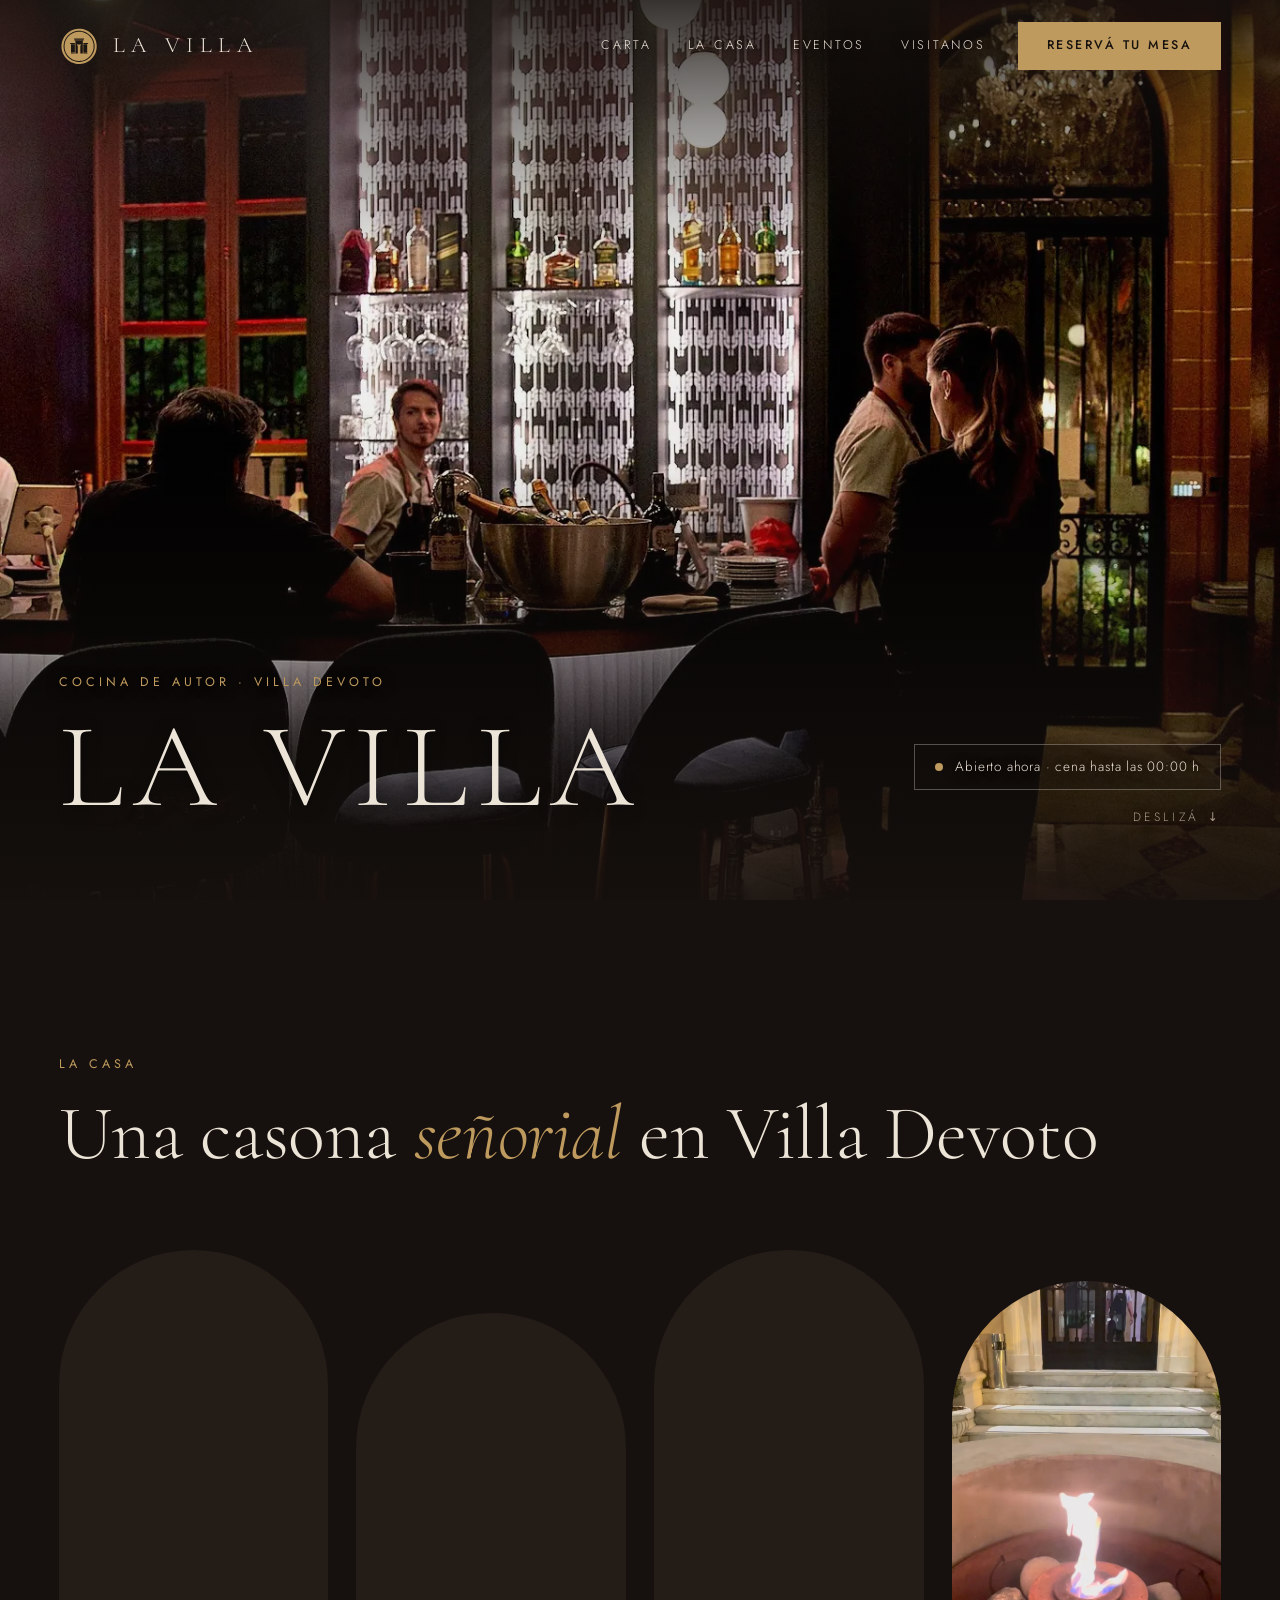
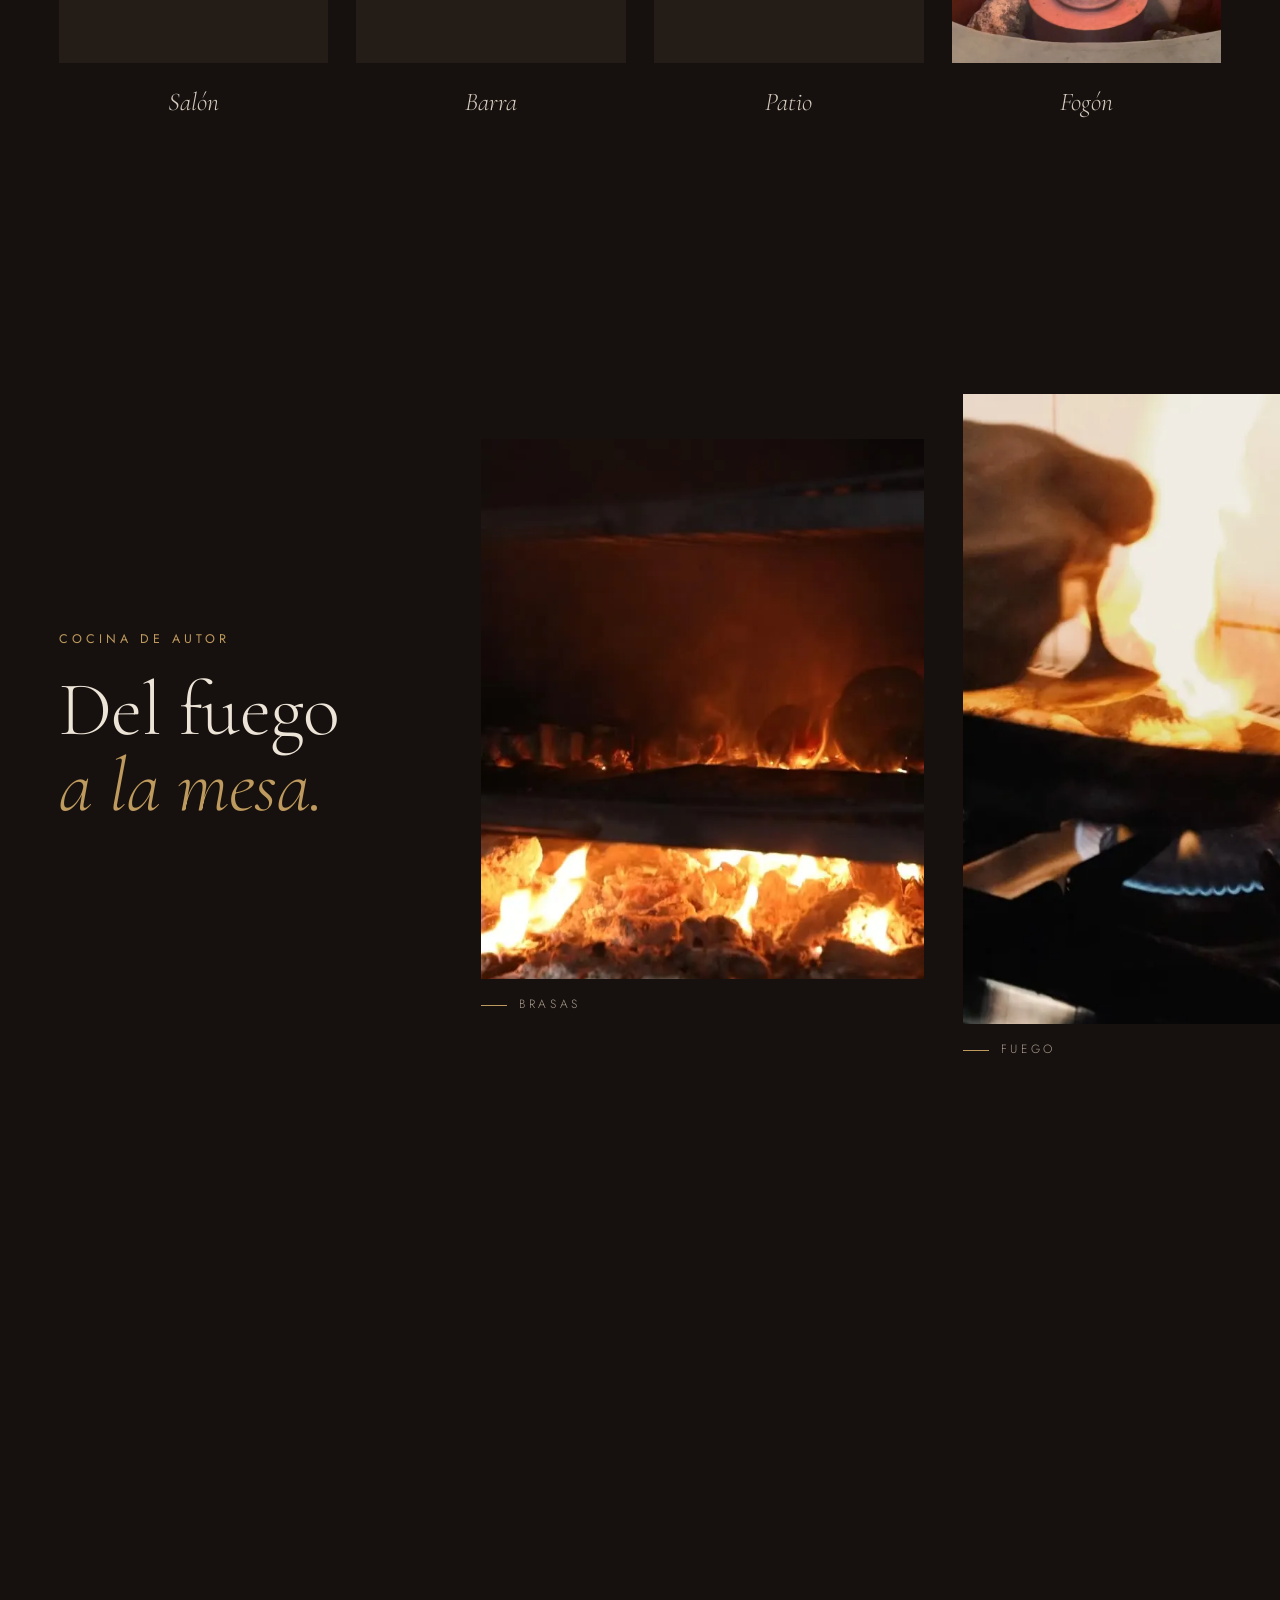
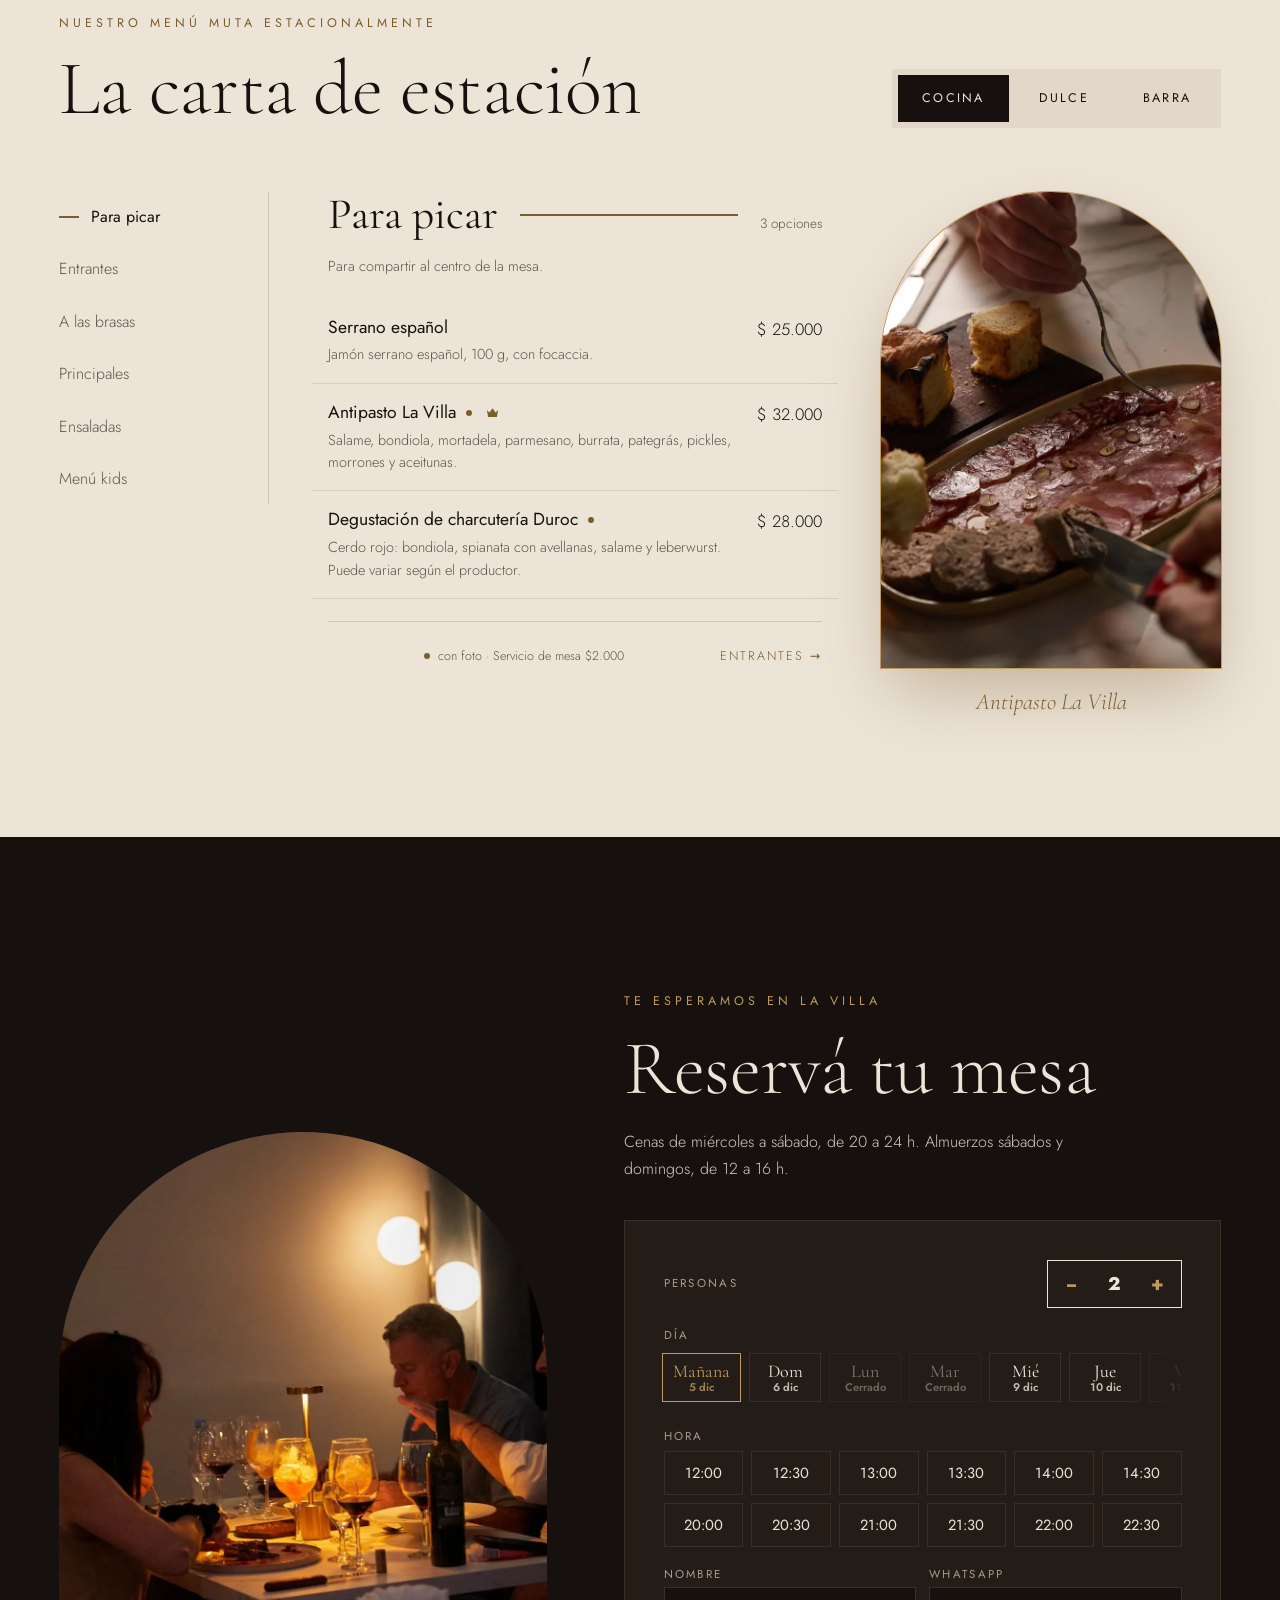
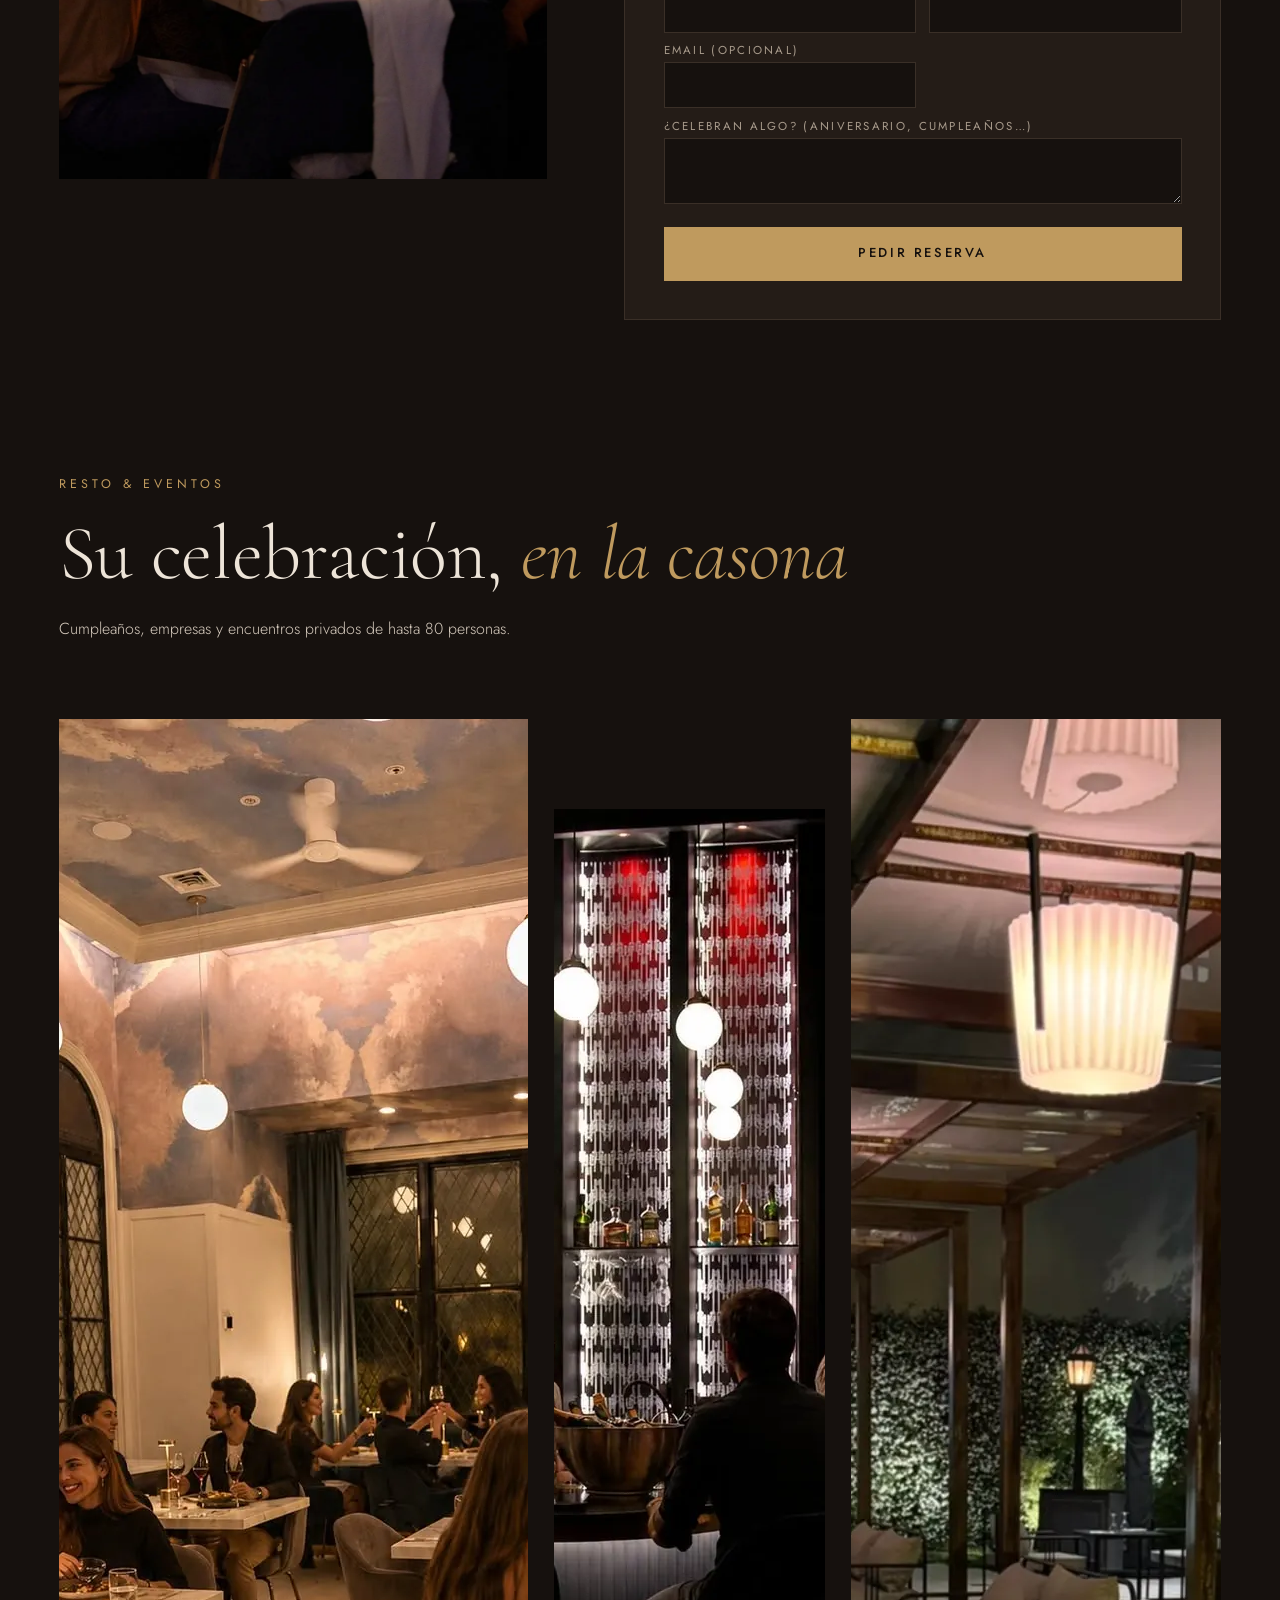
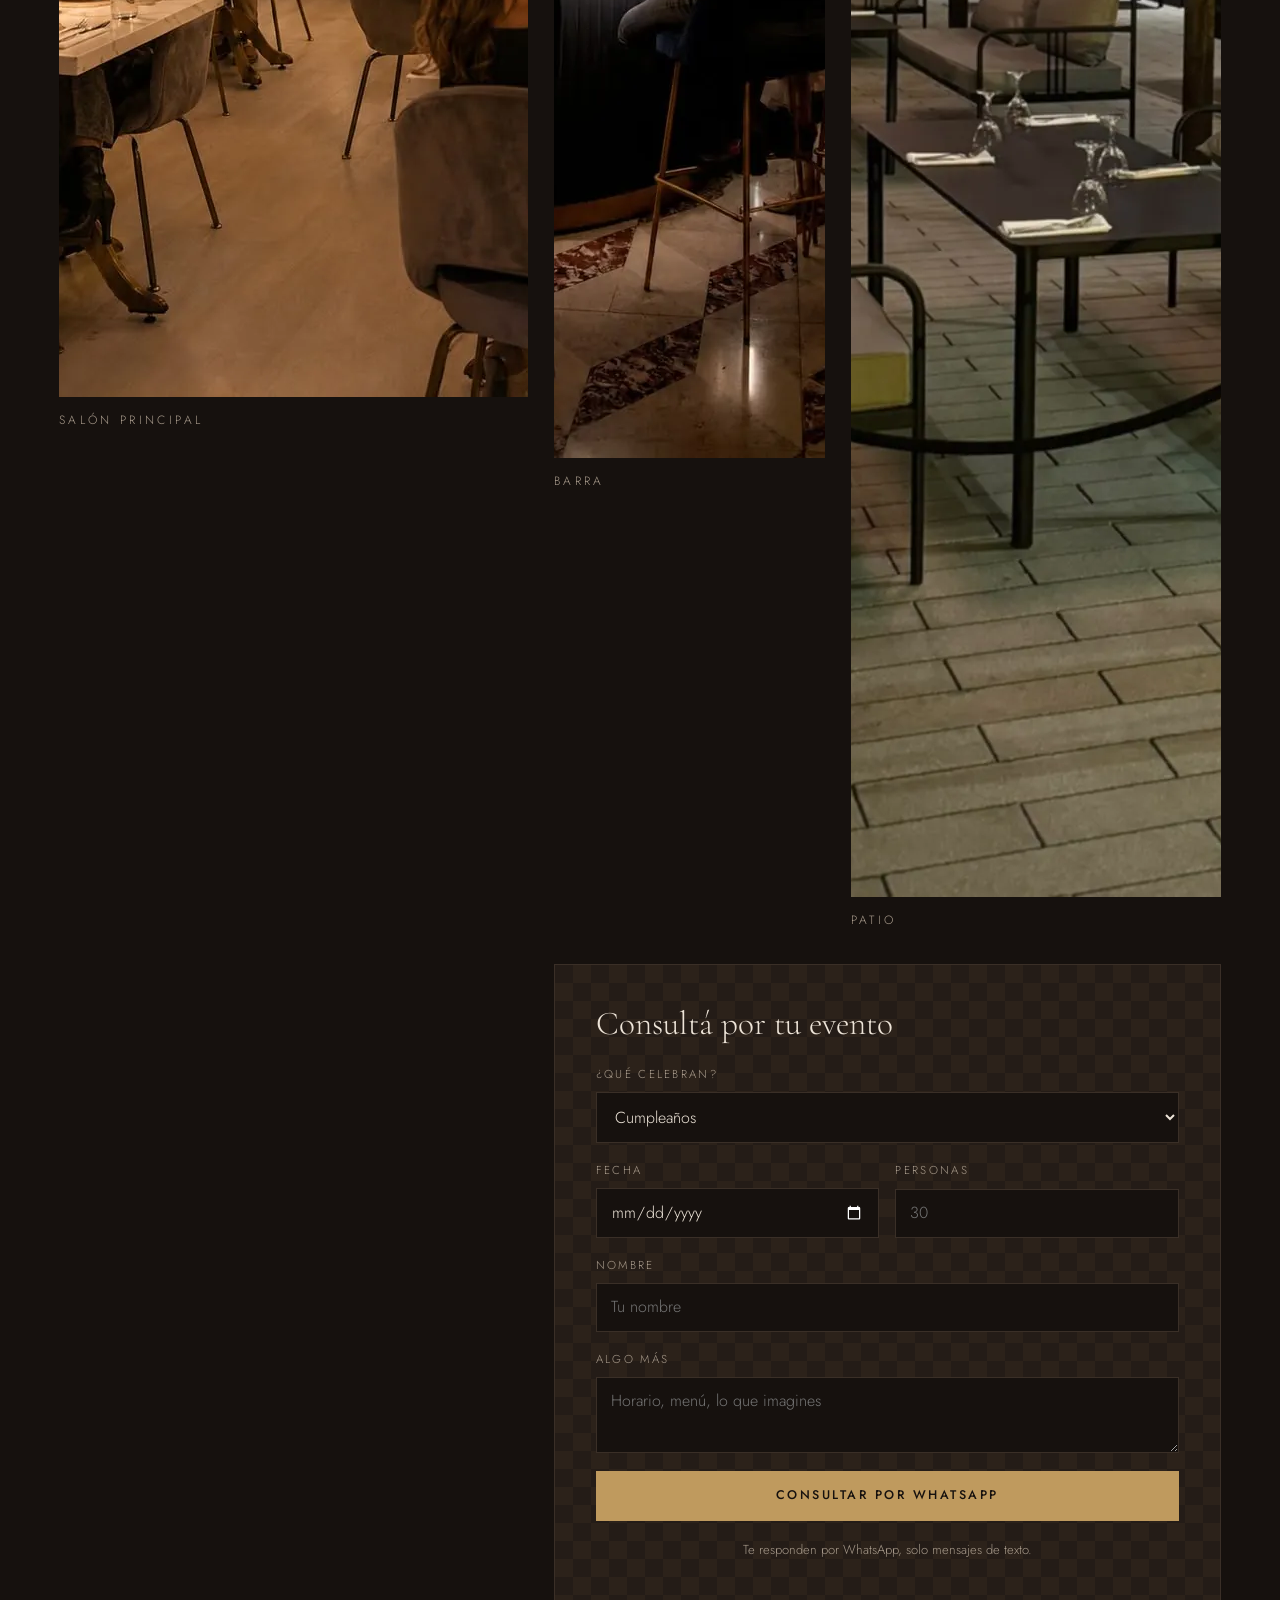
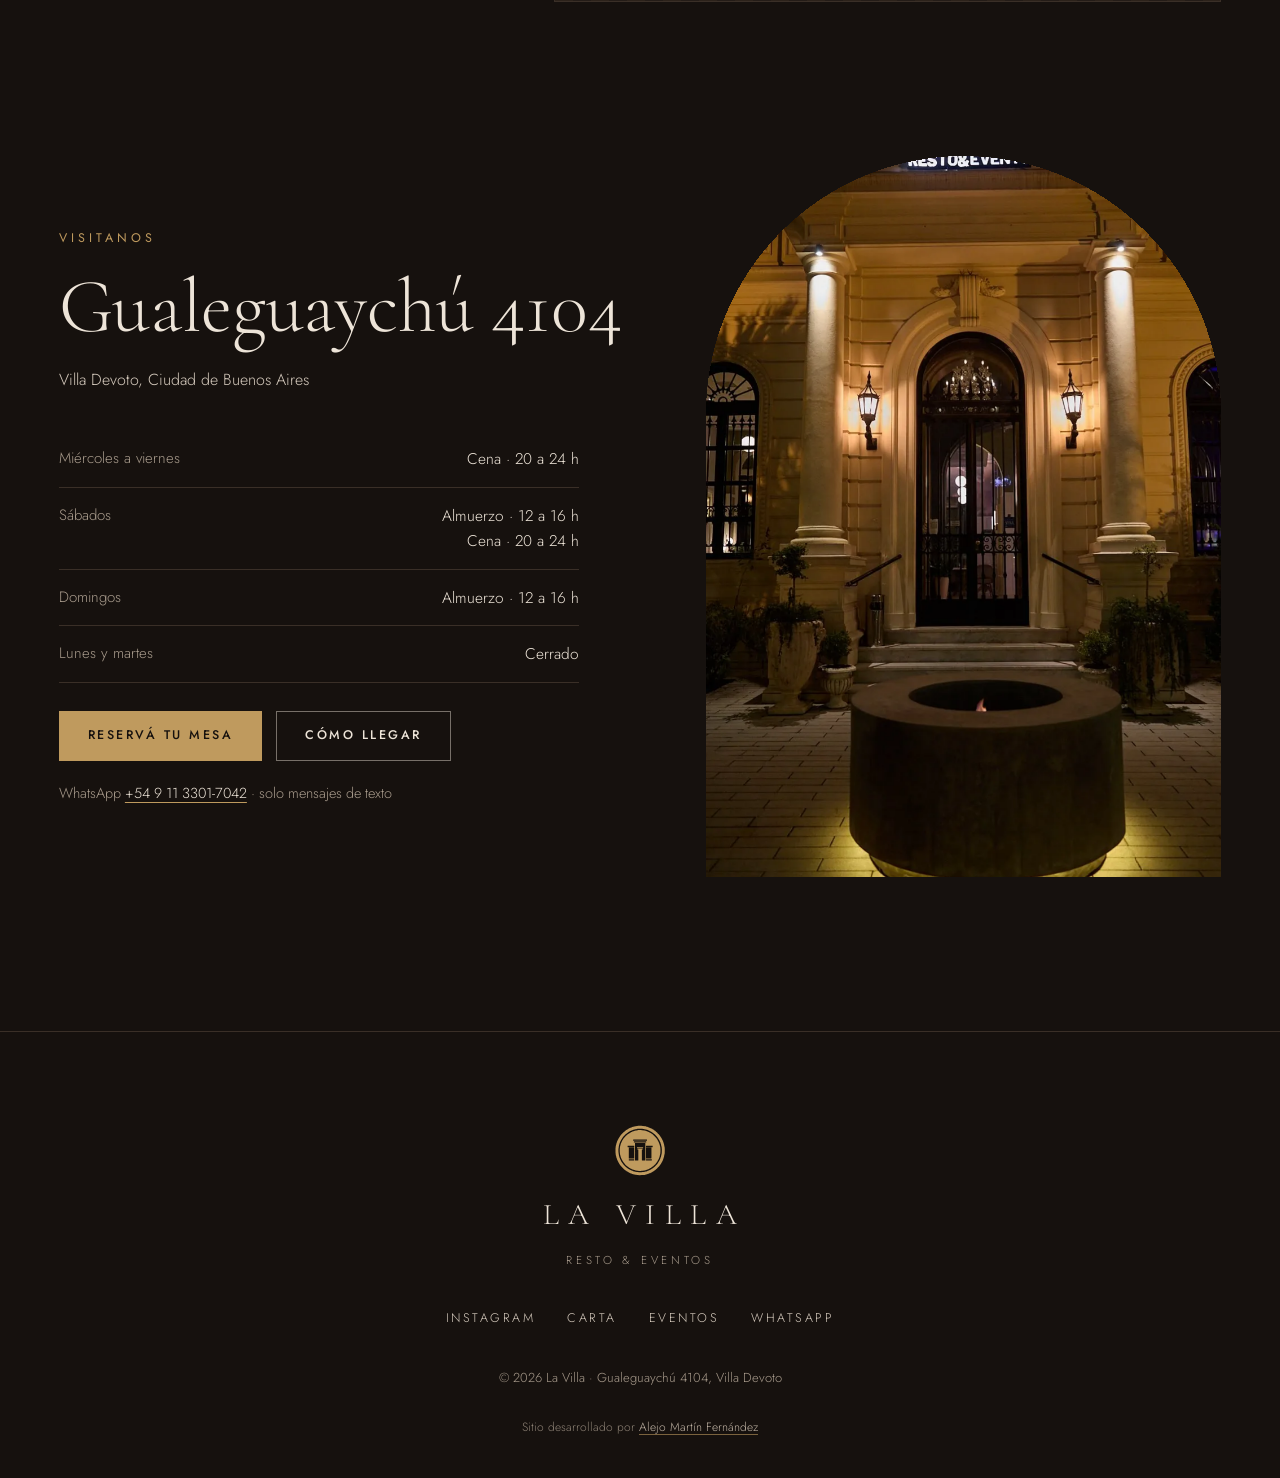
<file: index.html>
<!doctype html>
<html lang="es">
<head>
<meta charset="utf-8">
<meta name="viewport" content="width=device-width, initial-scale=1, viewport-fit=cover">
<title>La Villa · Resto &amp; Eventos · Cocina de autor en Villa Devoto</title>
<meta name="description" content="La Villa: cocina de autor de estación, carnes a las brasas y coctelería en una casona de Villa Devoto. Cenas de miércoles a sábado, almuerzos sábados y domingos. Reservá tu mesa.">
<meta name="theme-color" content="#16110E">
<meta property="og:title" content="La Villa · Resto &amp; Eventos">
<meta property="og:description" content="Cocina de autor en una casona de Villa Devoto. Reservá tu mesa.">
<meta property="og:image" content="https://casa-de-la-villa.vercel.app/img/og.jpg">
<meta property="og:image:width" content="1200">
<meta property="og:image:height" content="630">
<meta property="og:url" content="https://casa-de-la-villa.vercel.app/">
<meta property="og:type" content="website">
<meta name="twitter:card" content="summary_large_image">
<link rel="icon" href="img/isotipo.svg" type="image/svg+xml">
<script>
  // Antes de pintar: intro (si corresponde) y "el reloj" de la casona (día / noche según la hora del local).
  (function () {
    var d = document.documentElement, q = new URLSearchParams(location.search);
    var reduce = window.matchMedia && matchMedia('(prefers-reduced-motion: reduce)').matches;
    if (!reduce && !q.has('sinintro')) {
      d.classList.add('con-intro');
      d.style.overflow = 'hidden';
      setTimeout(function () { d.style.overflow = ''; }, 5200); // seguro anti-trabas
    }
    var m = q.get('momento');
    if (m !== 'dia' && m !== 'noche') {
      var h = Number(new Intl.DateTimeFormat('en-GB', { timeZone: 'America/Argentina/Buenos_Aires', hour: '2-digit', hourCycle: 'h23' }).format(new Date()));
      m = (h >= 7 && h < 19) ? 'dia' : 'noche';
    }
    d.dataset.momento = m;
  })();
</script>
<link rel="preconnect" href="https://fonts.googleapis.com">
<link rel="preconnect" href="https://fonts.gstatic.com" crossorigin>
<link rel="stylesheet" href="https://fonts.googleapis.com/css2?family=Cormorant+Garamond:ital,wght@0,300;0,400;0,500;1,300;1,400&amp;family=Jost:wght@300;400;500&amp;display=swap">
<link rel="stylesheet" href="kit/kit.css?v=1">
<link rel="stylesheet" href="css/style.css?v=1">
</head>
<body>

<!-- INTRO: se prende el fogón -->
<div id="intro" aria-hidden="true">
  <div class="intro__brasa"></div>
  <div class="intro__halo"></div>
  <img class="intro__iso" src="img/isotipo.svg" alt="" width="92" height="92">
  <div class="intro__nombre"><span>L</span><span>A</span><span>&nbsp;</span><span>V</span><span>I</span><span>L</span><span>L</span><span>A</span></div>
</div>

<header class="top" id="top">
  <a class="top__marca" href="#inicio" aria-label="La Villa, inicio">
    <img src="img/isotipo.svg" alt="" width="40" height="40">
    <span>LA VILLA</span>
  </a>
  <nav class="top__nav" aria-label="Secciones">
    <a href="#carta">Carta</a>
    <a href="#casa">La casa</a>
    <a href="#eventos">Eventos</a>
    <a href="#visitanos">Visitanos</a>
  </nav>
  <button type="button" class="btn btn--laton top__cta" data-kit-open="reservas">Reservá tu mesa</button>
  <button type="button" class="top__burger" aria-label="Abrir menú" aria-expanded="false" aria-controls="menu"><span></span><span></span></button>
</header>

<div class="menu" id="menu" hidden>
  <nav aria-label="Menú">
    <a href="#carta" style="--d:1">Carta</a>
    <a href="#casa" style="--d:2">La casa</a>
    <a href="#fuego" style="--d:3">Del fuego a la mesa</a>
    <a href="#eventos" style="--d:4">Eventos</a>
    <a href="#visitanos" style="--d:5">Visitanos</a>
  </nav>
  <button type="button" class="btn btn--laton" data-kit-open="reservas" style="--d:6">Reservá tu mesa</button>
</div>

<main>

  <!-- HERO -->
  <section class="hero" id="inicio" aria-label="La Villa">
    <div class="hero__foto">
      <img id="heroImg" alt="La Villa por dentro" width="1365" height="1706" fetchpriority="high" decoding="async">
      <script>
        (function () {
          var i = document.getElementById('heroImg'), dia = document.documentElement.dataset.momento === 'dia';
          i.src = dia ? 'img/hero-dia.webp' : 'img/hero-noche.webp';
          i.alt = dia ? 'El salón de La Villa con luz de mediodía' : 'La barra de La Villa iluminada de noche';
        })();
      </script>
      <noscript><img src="img/hero-noche.webp" alt="La barra de La Villa iluminada de noche"></noscript>
    </div>
    <div class="hero__velo"></div>
    <div class="hero__pie">
      <div class="hero__txt">
        <p class="kicker hero__kicker">Cocina de autor · Villa Devoto</p>
        <h1 class="hero__titulo"><span class="mascara"><span>LA VILLA</span></span></h1>
        <div class="hero__botones">
          <button type="button" class="btn btn--laton" data-kit-open="reservas">Reservá</button>
          <a class="btn btn--linea" href="#carta">La carta</a>
        </div>
      </div>
      <div class="hero__lado">
        <p class="estado" id="estado"><span class="estado__punto"></span><span class="estado__txt">Cenas de miércoles a sábado · 20 a 24 h</span></p>
        <a class="hero__bajar" href="#casa">Deslizá <span aria-hidden="true">↓</span></a>
      </div>
    </div>
  </section>

  <!-- LA CASA -->
  <section class="casa bloque" id="casa">
    <div class="cabeza">
      <p class="kicker rv">La casa</p>
      <h2 class="titulo rv" style="--d:1">Una casona <em>señorial</em> en Villa Devoto</h2>
    </div>
    <div class="arcos">
      <figure class="arco rv-foto" style="--d:0"><div class="arco__marco"><img src="img/casa-salon.webp" alt="El salón de techos altos" width="1100" height="1376" loading="lazy" decoding="async"></div><figcaption>Salón</figcaption></figure>
      <figure class="arco arco--bajo rv-foto" style="--d:1"><div class="arco__marco"><img src="img/casa-barra.webp" alt="La barra iluminada" width="892" height="1115" loading="lazy" decoding="async"></div><figcaption>Barra</figcaption></figure>
      <figure class="arco rv-foto" style="--d:2"><div class="arco__marco"><img src="img/casa-patio.webp" alt="El patio con faroles" width="1100" height="1375" loading="lazy" decoding="async"></div><figcaption>Patio</figcaption></figure>
      <figure class="arco arco--medio rv-foto" style="--d:3"><div class="arco__marco"><img src="img/casa-fogon.webp" alt="El fogón de la entrada" width="1000" height="1778" loading="lazy" decoding="async"></div><figcaption>Fogón</figcaption></figure>
    </div>
  </section>

  <!-- DEL FUEGO A LA MESA -->
  <section class="fuego" id="fuego" aria-label="Del fuego a la mesa">
    <div class="fuego__pin">
      <div class="fuego__pista">
        <div class="fuego__intro">
          <p class="kicker rv">Cocina de autor</p>
          <h2 class="titulo rv" style="--d:1">Del fuego<br><em>a la mesa.</em></h2>
        </div>
        <figure class="cuadro"><img src="img/fuego-brasas.webp" alt="Brasas del horno de carbón" width="640" height="1136" loading="lazy" decoding="async"><figcaption>Brasas</figcaption></figure>
        <figure class="cuadro cuadro--alto"><img src="img/fuego-llama.webp" alt="Llama en la sartén" width="720" height="1280" loading="lazy" decoding="async"><figcaption>Fuego</figcaption></figure>
        <figure class="cuadro"><img src="img/fuego-cocina.webp" alt="El cocinero en la línea" width="1000" height="1250" loading="lazy" decoding="async"><figcaption>Oficio</figcaption></figure>
        <figure class="cuadro cuadro--alto"><img src="img/fuego-emplatado.webp" alt="Emplatado de un pescado" width="1000" height="1250" loading="lazy" decoding="async"><figcaption>Detalle</figcaption></figure>
        <figure class="cuadro"><img src="img/fuego-mesa.webp" alt="Un plato llega a la mesa" width="1000" height="1250" loading="lazy" decoding="async"><figcaption>Mesa</figcaption></figure>
      </div>
    </div>
  </section>

  <!-- CARTA -->
  <section class="carta bloque" id="carta">
    <div class="carta__cabeza">
      <div>
        <p class="kicker rv">Nuestro menú muta estacionalmente</p>
        <h2 class="titulo rv" style="--d:1">La carta de estación</h2>
      </div>
      <div class="carta__paginas rv" style="--d:2" role="tablist" aria-label="Partes de la carta">
        <button type="button" role="tab" data-pagina="cocina" aria-selected="true" class="is-on">Cocina</button>
        <button type="button" role="tab" data-pagina="dulce" aria-selected="false">Dulce</button>
        <button type="button" role="tab" data-pagina="barra" aria-selected="false">Barra</button>
      </div>
    </div>
    <div class="carta__cuerpo rv" style="--d:2">
      <nav class="carta__indice" aria-label="Secciones de la carta"></nav>
      <div class="carta__lista">
        <div class="carta__seccion-cabeza">
          <h3 class="carta__seccion"></h3>
          <span class="carta__linea"></span>
          <span class="carta__cuenta"></span>
        </div>
        <p class="carta__nota" hidden></p>
        <div data-kit="carta"></div>
        <div class="carta__pie">
          <button type="button" class="carta__nav" data-ir="-1"></button>
          <span class="carta__leyenda"><span class="punto"></span> con foto · Servicio de mesa $2.000</span>
          <button type="button" class="carta__nav carta__nav--sig" data-ir="1"></button>
        </div>
      </div>
      <figure class="carta__foto" aria-hidden="true">
        <div class="carta__arco"><img class="a" alt="" decoding="async"><img class="b" alt="" decoding="async"></div>
        <figcaption></figcaption>
      </figure>
    </div>
  </section>

  <!-- RESERVAS -->
  <section class="reserva bloque" id="reservar">
    <figure class="reserva__foto rv-foto">
      <div class="arco__marco">
        <img src="img/mesa-noche.webp" data-src-dia="img/mesa-dia.webp" alt="Una mesa a la luz de las lámparas" width="1080" height="1350" loading="lazy" decoding="async">
      </div>
    </figure>
    <div class="reserva__form">
      <p class="kicker rv">Te esperamos en La Villa</p>
      <h2 class="titulo rv" style="--d:1">Reservá tu mesa</h2>
      <p class="bajada rv" style="--d:2">Cenas de miércoles a sábado, de 20 a 24 h. Almuerzos sábados y domingos, de 12 a 16 h.</p>
      <div class="rv" style="--d:3" data-kit="reservas"></div>
    </div>
  </section>

  <!-- EVENTOS -->
  <section class="eventos bloque" id="eventos">
    <div class="cabeza">
      <p class="kicker rv">Resto &amp; Eventos</p>
      <h2 class="titulo rv" style="--d:1">Su celebración, <em>en la casona</em></h2>
      <p class="bajada rv" style="--d:2">Cumpleaños, empresas y encuentros privados de hasta 80 personas.</p>
    </div>
    <div class="eventos__grilla">
      <figure class="ev ev--a rv-foto"><img src="img/evento-salon.webp" alt="El salón lleno, de noche" width="1023" height="1278" loading="lazy" decoding="async"><figcaption>Salón principal</figcaption></figure>
      <figure class="ev ev--b rv-foto" style="--d:1"><img src="img/evento-barra.webp" alt="La barra en una noche llena" width="1000" height="1249" loading="lazy" decoding="async"><figcaption>Barra</figcaption></figure>
      <figure class="ev ev--c rv-foto" style="--d:2"><img src="img/evento-patio.webp" alt="El patio cubierto" width="1000" height="1778" loading="lazy" decoding="async"><figcaption>Patio</figcaption></figure>
      <form class="ev-form rv" style="--d:2" id="evForm" novalidate>
        <h3>Consultá por tu evento</h3>
        <label class="campo"><span>¿Qué celebran?</span>
          <select name="tipo">
            <option>Cumpleaños</option><option>Evento de empresa</option><option>Aniversario o casamiento</option><option>Otro</option>
          </select>
        </label>
        <div class="campo-fila">
          <label class="campo"><span>Fecha</span><input type="date" name="fecha"></label>
          <label class="campo"><span>Personas</span><input type="number" name="personas" min="10" max="80" inputmode="numeric" placeholder="30"></label>
        </div>
        <label class="campo"><span>Nombre</span><input name="nombre" autocomplete="name" placeholder="Tu nombre"></label>
        <label class="campo"><span>Algo más</span><textarea name="nota" rows="2" placeholder="Horario, menú, lo que imagines"></textarea></label>
        <p class="ev-form__msg" role="alert" hidden></p>
        <button type="submit" class="btn btn--laton btn--bloque">Consultar por WhatsApp</button>
        <p class="ev-form__nota">Te responden por WhatsApp, solo mensajes de texto.</p>
      </form>
    </div>
  </section>

  <!-- VISITANOS -->
  <section class="visitanos bloque" id="visitanos">
    <figure class="visitanos__foto rv-foto">
      <div class="arco__marco"><img src="img/fachada-fogon.webp" alt="La fachada de La Villa de noche, con el fogón encendido" width="914" height="1620" loading="lazy" decoding="async"></div>
    </figure>
    <div class="visitanos__info">
      <p class="kicker rv">Visitanos</p>
      <h2 class="titulo rv" style="--d:1">Gualeguaychú 4104</h2>
      <p class="bajada rv" style="--d:2">Villa Devoto, Ciudad de Buenos Aires</p>
      <dl class="horarios rv" style="--d:3">
        <div><dt>Miércoles a viernes</dt><dd>Cena · 20 a 24 h</dd></div>
        <div><dt>Sábados</dt><dd>Almuerzo · 12 a 16 h<br>Cena · 20 a 24 h</dd></div>
        <div><dt>Domingos</dt><dd>Almuerzo · 12 a 16 h</dd></div>
        <div><dt>Lunes y martes</dt><dd>Cerrado</dd></div>
      </dl>
      <div class="visitanos__botones rv" style="--d:4">
        <button type="button" class="btn btn--laton" data-kit-open="reservas">Reservá tu mesa</button>
        <a class="btn btn--linea" href="https://www.google.com/maps/search/?api=1&amp;query=Gualeguaych%C3%BA+4104%2C+Villa+Devoto%2C+CABA" target="_blank" rel="noopener">Cómo llegar</a>
      </div>
      <p class="visitanos__wa rv" style="--d:5">WhatsApp <a href="https://wa.me/5491133017042" target="_blank" rel="noopener">+54 9 11 3301-7042</a> · solo mensajes de texto</p>
    </div>
  </section>

</main>

<footer class="pie">
  <div class="pie__marca">
    <img src="img/isotipo.svg" alt="" width="56" height="56" loading="lazy">
    <span>LA VILLA</span>
    <small>Resto &amp; Eventos</small>
  </div>
  <nav class="pie__links" aria-label="Enlaces">
    <a href="https://www.instagram.com/casadelavillaarg/" target="_blank" rel="noopener">Instagram</a>
    <a href="#carta">Carta</a>
    <a href="#eventos">Eventos</a>
    <a href="https://wa.me/5491133017042" target="_blank" rel="noopener">WhatsApp</a>
  </nav>
  <p class="pie__legal">© <span id="anio">2026</span> La Villa · Gualeguaychú 4104, Villa Devoto</p>
  <p class="pie__credito">Sitio desarrollado por <a href="https://alejomfernandez.com.ar" target="_blank" rel="noopener">Alejo Martín Fernández</a></p>
</footer>

<div class="visor" id="visor" hidden>
  <div class="visor__fondo" data-cerrar></div>
  <figure class="visor__caja">
    <button type="button" class="visor__x" data-cerrar aria-label="Cerrar foto"><svg viewBox="0 0 24 24" aria-hidden="true"><path d="M6 6l12 12M18 6L6 18"/></svg></button>
    <img alt="">
    <figcaption></figcaption>
  </figure>
</div>

<script type="module" src="js/main.js?v=1"></script>
</body>
</html>
</file>
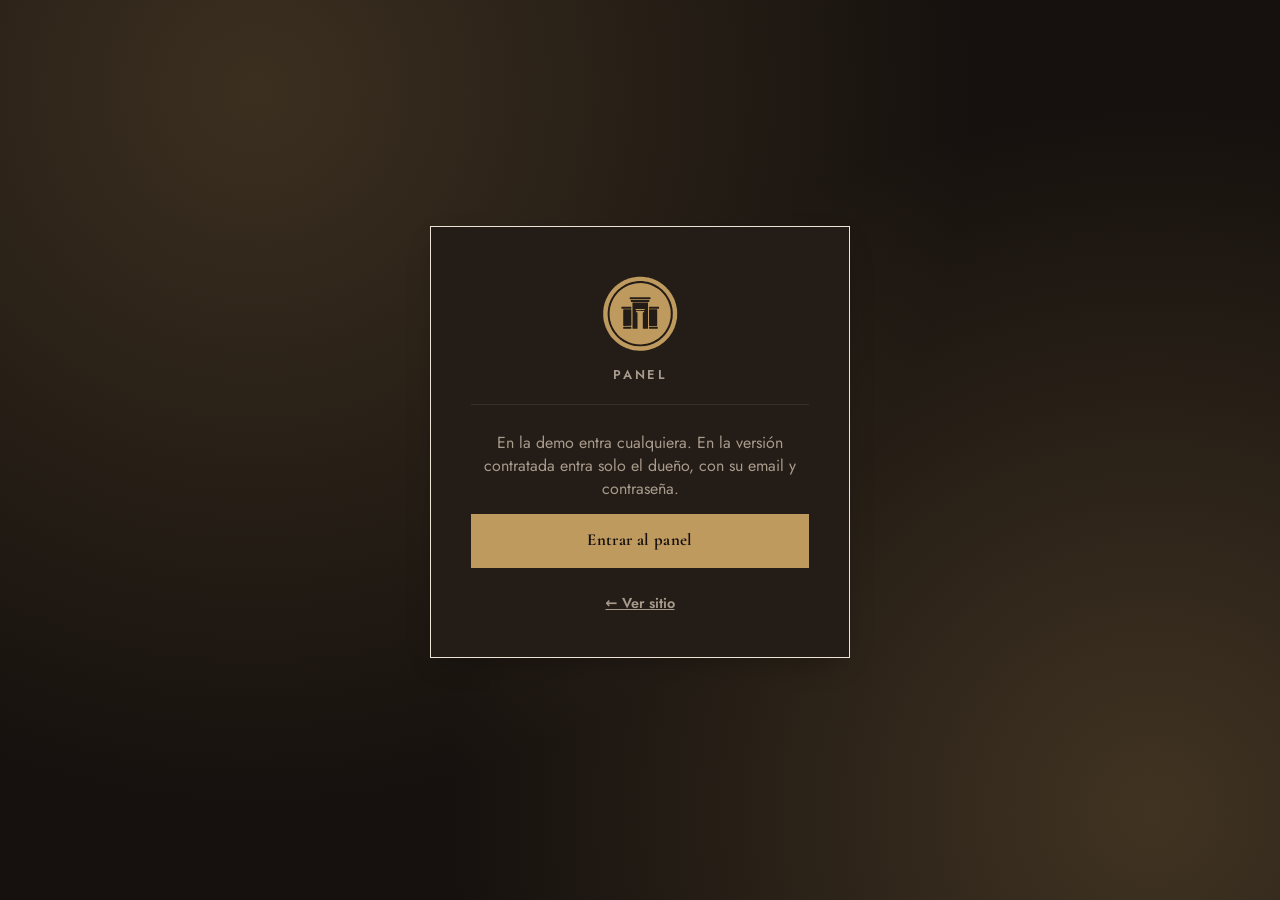
<file: admin/index.html>
<!doctype html>
<html lang="es">
<head>
<meta charset="utf-8">
<meta name="viewport" content="width=device-width, initial-scale=1, viewport-fit=cover">
<meta name="robots" content="noindex, nofollow">
<meta name="theme-color" content="#16110E">
<link rel="icon" href="../img/isotipo.svg" type="image/svg+xml">
<link rel="preconnect" href="https://fonts.googleapis.com">
<link rel="stylesheet" href="https://fonts.googleapis.com/css2?family=Cormorant+Garamond:wght@300;400;500&amp;family=Jost:wght@300;400;500&amp;display=swap">
<title>Panel · La Villa</title>
<script>
  // /admin sin barra final rompe las rutas relativas en algunos servidores (XAMPP): la agregamos.
  if (!/\/$|\.html$/.test(location.pathname)) location.replace(location.pathname + '/' + location.search + location.hash);
</script>
<link rel="stylesheet" href="../kit/kit.css?v=1">
<link rel="stylesheet" href="../kit/admin/admin.css?v=1">
</head>
<body>
<div id="kit-admin" class="kit-root kit-admin" aria-busy="true"></div>
<script type="module">
  import { initAdmin } from '../kit/admin/admin.js?v=1';
  initAdmin({ config: '../cliente.json', sitio: '../' });
</script>
</body>
</html>
</file>
<file: kit/kit.css>
/* KIT DEMOS — estilos de módulos y popups.
   Todo sale de las variables --kit-* que arma core/theme.js desde cliente.json → marca.
   Cada demo puede pisar cualquier variable o clase .kit-* en su propio CSS. */

:root {
  --kit-bg: #fff; --kit-surface: #fff; --kit-text: #151515; --kit-muted: #666; --kit-primary: #111; --kit-on-primary: #fff;
  --kit-accent: #fc0; --kit-on-accent: #111; --kit-border: #ddd; --kit-ok: #1f9d55; --kit-warn: #d97706; --kit-danger: #d42a1d;
  --kit-font-head: inherit; --kit-font-body: inherit; --kit-head-case: uppercase;
  --kit-radius: 14px; --kit-radius-btn: 12px; --kit-border-w: 1.5px; --kit-shadow: 0 10px 30px -12px rgba(0,0,0,.35);
  --kit-ease: cubic-bezier(.2,.8,.2,1); --kit-z: 9000;
}
.kit-root, .kit-root *, .kit-root *::before, .kit-root *::after { box-sizing: border-box; }
.kit-root [hidden], .kit-root[hidden] { display: none !important; }
.kit-root { font-family: var(--kit-font-body); color: var(--kit-text); -webkit-tap-highlight-color: transparent; }
.kit-sr { position: absolute !important; width: 1px; height: 1px; overflow: hidden; clip: rect(0 0 0 0); white-space: nowrap; }
html.kit-lock { overflow: hidden; }
html.kit-lock body { overflow: hidden; touch-action: none; }

/* ---------- botones ---------- */
.kit-btn {
  appearance: none; display: inline-flex; align-items: center; justify-content: center; gap: .45em;
  min-height: 44px; padding: .7em 1.15em; border: var(--kit-border-w) solid var(--kit-primary); border-radius: var(--kit-radius-btn);
  background: var(--kit-primary); color: var(--kit-on-primary); font: 700 .95rem/1.1 var(--kit-font-body); text-decoration: none;
  cursor: pointer; transition: transform .15s var(--kit-ease), filter .15s, background .2s, box-shadow .2s; white-space: nowrap;
}
.kit-btn:hover { filter: brightness(1.08); }
.kit-btn:active { transform: translateY(1px) scale(.98); }
.kit-btn:focus-visible, .kit-chip:focus-visible, .kit-tab:focus-visible, .kit-add:focus-visible, .kit-x:focus-visible { outline: 3px solid var(--kit-accent); outline-offset: 2px; }
.kit-btn--ghost { background: var(--kit-surface); color: var(--kit-text); border-color: var(--kit-border); }
.kit-btn--danger { background: var(--kit-danger); border-color: var(--kit-danger); color: #fff; }
.kit-btn--danger-t { color: var(--kit-danger); }
.kit-btn--sm { min-height: 36px; padding: .45em .85em; font-size: .85rem; }
.kit-btn--big { min-height: 54px; font-size: 1.05rem; font-family: var(--kit-font-head); text-transform: var(--kit-head-case); letter-spacing: .02em; }
.kit-btn--block { width: 100%; }
.kit-btn[disabled] { opacity: .55; cursor: not-allowed; }
.kit-btn.is-loading { position: relative; color: transparent !important; }
.kit-btn.is-loading::after { content: ""; position: absolute; width: 20px; height: 20px; border: 2.5px solid var(--kit-on-primary); border-right-color: transparent; border-radius: 50%; animation: kit-spin .7s linear infinite; }
.kit-icon { appearance: none; width: 36px; height: 36px; display: inline-grid; place-items: center; border: var(--kit-border-w) solid var(--kit-border); border-radius: 10px; background: var(--kit-surface); color: var(--kit-text); cursor: pointer; font-size: 1rem; }
.kit-icon--danger { color: var(--kit-danger); }
.kit-icon[disabled] { opacity: .35; cursor: default; }
.kit-row { display: flex; gap: .6rem; flex-wrap: wrap; align-items: center; }
.kit-row--end { justify-content: flex-end; } .kit-row--center { justify-content: center; } .kit-row--between { justify-content: space-between; }
.kit-row--stack { flex-direction: column; align-items: stretch; }

/* ---------- badges / tags ---------- */
.kit-badge { display: inline-flex; align-items: center; gap: .3em; padding: .28em .6em; border-radius: 999px; font: 700 .72rem/1 var(--kit-font-body); letter-spacing: .02em; background: color-mix(in srgb, var(--kit-text) 9%, var(--kit-surface)); color: var(--kit-text); white-space: nowrap; }
.kit-badge--ok { background: color-mix(in srgb, var(--kit-ok) 16%, var(--kit-surface)); color: color-mix(in srgb, var(--kit-ok) 75%, #000); }
.kit-badge--warn { background: color-mix(in srgb, var(--kit-warn) 18%, var(--kit-surface)); color: color-mix(in srgb, var(--kit-warn) 70%, #000); }
.kit-badge--danger, .kit-badge--off { background: color-mix(in srgb, var(--kit-danger) 14%, var(--kit-surface)); color: color-mix(in srgb, var(--kit-danger) 80%, #000); }
.kit-badge--new { background: var(--kit-accent); color: var(--kit-on-accent); animation: kit-pulse 1.4s ease-in-out 3; }
.kit-tag { display: inline-grid; place-items: center; width: 1.15em; height: 1.15em; vertical-align: -.12em; margin-left: .15em; color: var(--kit-primary); }
.kit-tag svg { width: 100%; height: 100%; }
.kit-tag--txt { width: auto; height: auto; font-size: .7em; padding: .15em .45em; border-radius: 999px; background: var(--kit-accent); color: var(--kit-on-accent); }

/* ---------- carta ---------- */
.kit-carta { --kit-cols: 1; }
.kit-tabs { display: flex; gap: .5rem; overflow-x: auto; scrollbar-width: none; padding: 2px 2px 10px; margin-bottom: .5rem; scroll-snap-type: x proximity; }
.kit-tabs::-webkit-scrollbar { display: none; }
.kit-tab {
  appearance: none; flex: 0 0 auto; scroll-snap-align: start; min-height: 44px; padding: .55em 1.1em;
  border: var(--kit-border-w) solid var(--kit-text); border-radius: var(--kit-radius-btn); background: var(--kit-surface); color: var(--kit-text);
  font: 700 .95rem/1 var(--kit-font-head); text-transform: var(--kit-head-case); letter-spacing: .03em; cursor: pointer; transition: background .2s, color .2s, transform .15s;
}
.kit-tab.is-on { background: var(--kit-primary); border-color: var(--kit-primary); color: var(--kit-on-primary); }
.kit-carta__panel { display: grid; grid-template-columns: repeat(var(--kit-cols), minmax(0, 1fr)); gap: 0 2rem; }
.kit-item {
  display: grid; grid-template-columns: auto minmax(0, 1fr) auto; gap: .9rem; align-items: center; padding: 1rem 0;
  border-bottom: var(--kit-border-w) dashed var(--kit-border); min-width: 0;
  animation: kit-up .5s var(--kit-ease) both; animation-delay: calc(var(--i, 0) * 45ms);
}
.kit-item:not(:has(.kit-item__foto)) { grid-template-columns: minmax(0, 1fr) auto; }
.kit-item.is-off { opacity: .55; }
.kit-item__foto { width: 64px; height: 64px; object-fit: cover; border-radius: calc(var(--kit-radius) * .7); }
.kit-item__name { margin: 0 0 .25rem; font: 400 1.2rem/1.05 var(--kit-font-head); text-transform: var(--kit-head-case); }
.kit-item__n { margin-right: .5em; color: var(--kit-primary); }
.kit-item__desc { margin: 0; color: var(--kit-muted); font-size: .9rem; line-height: 1.4; }
.kit-item__side { display: flex; flex-direction: column; align-items: flex-end; gap: .45rem; }
.kit-price { font: 700 1.05rem/1 var(--kit-font-body); white-space: nowrap; }
.kit-price--na { font-size: .85rem; color: var(--kit-muted); font-weight: 600; }
.kit-add {
  appearance: none; min-height: 40px; padding: .45em .9em; border: var(--kit-border-w) solid var(--kit-primary); border-radius: var(--kit-radius-btn);
  background: var(--kit-surface); color: var(--kit-primary); font: 800 .85rem/1 var(--kit-font-body); cursor: pointer; white-space: nowrap;
  transition: background .2s, color .2s, transform .12s;
}
.kit-add:hover { background: var(--kit-primary); color: var(--kit-on-primary); }
.kit-add:active { transform: scale(.94); }
.kit-step { display: inline-flex; align-items: center; border: var(--kit-border-w) solid var(--kit-primary); border-radius: var(--kit-radius-btn); background: var(--kit-primary); color: var(--kit-on-primary); overflow: hidden; animation: kit-pop .25s var(--kit-ease); }
.kit-step button { appearance: none; width: 38px; height: 38px; border: 0; background: transparent; color: inherit; font: 800 1.15rem/1 var(--kit-font-body); cursor: pointer; }
.kit-step button:disabled { opacity: .35; cursor: default; }
.kit-step output { min-width: 1.6em; text-align: center; font-weight: 800; }
.kit-step--lg button { width: 46px; height: 46px; }
.kit-step--lg output { min-width: 2.2em; font-size: 1.15rem; }
@media (min-width: 900px) { .kit-carta { --kit-cols: 2; } }

/* ---------- botón flotante del carrito ---------- */
.kit-fab {
  position: fixed; z-index: calc(var(--kit-z) - 2); right: max(14px, env(safe-area-inset-right)); bottom: max(14px, env(safe-area-inset-bottom));
  display: flex; align-items: center; gap: .7rem; padding: .55rem 1rem .55rem .6rem; min-height: 58px;
  border: var(--kit-border-w) solid var(--kit-text); border-radius: var(--kit-radius-btn); background: var(--kit-primary); color: var(--kit-on-primary);
  box-shadow: var(--kit-shadow); cursor: pointer; font-family: var(--kit-font-body); text-align: left;
  animation: kit-in-up .45s var(--kit-ease) both;
}
.kit-fab__ico { width: 40px; height: 40px; display: grid; place-items: center; border-radius: calc(var(--kit-radius-btn) * .8); background: color-mix(in srgb, var(--kit-on-primary) 16%, transparent); }
.kit-fab__ico svg { width: 22px; height: 22px; fill: none; stroke: currentColor; stroke-width: 2; stroke-linejoin: round; }
.kit-fab__txt { display: flex; flex-direction: column; line-height: 1.1; }
.kit-fab__label { font: 400 1rem/1 var(--kit-font-head); text-transform: var(--kit-head-case); letter-spacing: .03em; }
.kit-fab__total { font-weight: 700; font-size: .9rem; opacity: .92; }
.kit-fab__n { position: absolute; top: -9px; left: -9px; min-width: 26px; height: 26px; padding: 0 6px; display: grid; place-items: center; border-radius: 999px; background: var(--kit-accent); color: var(--kit-on-accent); font: 800 .8rem/1 var(--kit-font-body); border: 2px solid var(--kit-text); }
.kit-fab.bump { animation: kit-bump .45s var(--kit-ease); }
.kit-fly { position: fixed; z-index: var(--kit-z); width: 54px; height: 54px; margin: -27px 0 0 -27px; border-radius: 50%; background: var(--kit-accent); overflow: hidden; pointer-events: none; transition: transform .6s cubic-bezier(.5,-.3,.7,1), opacity .6s; box-shadow: 0 4px 14px rgba(0,0,0,.25); }
.kit-fly img { width: 100%; height: 100%; object-fit: cover; }

/* píldora "probá el panel" (solo demo) */
.kit-demo-pill {
  position: fixed; z-index: calc(var(--kit-z) - 3); left: max(14px, env(safe-area-inset-left)); bottom: max(14px, env(safe-area-inset-bottom));
  display: inline-flex; align-items: center; gap: .5rem; padding: .55rem .9rem; border-radius: 999px; background: var(--kit-surface); color: var(--kit-text);
  border: var(--kit-border-w) solid var(--kit-text); box-shadow: var(--kit-shadow); font: 700 .8rem/1 var(--kit-font-body); text-decoration: none;
  opacity: 0; transform: translateY(20px); transition: opacity .4s, transform .4s var(--kit-ease);
}
.kit-demo-pill.is-in { opacity: 1; transform: none; }
.kit-demo-pill__dot { width: 8px; height: 8px; border-radius: 50%; background: var(--kit-ok); box-shadow: 0 0 0 0 var(--kit-ok); animation: kit-ping 2s infinite; }
@media (max-width: 640px) { html.kit-has-cart .kit-demo-pill { bottom: calc(max(14px, env(safe-area-inset-bottom)) + 70px); } }

/* ---------- popups ---------- */
.kit-pop { position: fixed; inset: 0; z-index: var(--kit-z); display: grid; place-items: center; padding: 16px; }
.kit-pop__back { position: absolute; inset: 0; background: color-mix(in srgb, var(--kit-text) 55%, transparent); opacity: 0; transition: opacity .25s; }
.kit-pop__box {
  position: relative; width: min(520px, 100%); max-height: min(88vh, 100%); max-height: min(88dvh, 100%); display: flex; flex-direction: column;
  background: var(--kit-bg); color: var(--kit-text); border: var(--kit-border-w) solid var(--kit-text); border-radius: var(--kit-radius);
  box-shadow: var(--kit-shadow); outline: none; overflow: hidden;
  opacity: 0; transform: translateY(24px) scale(.97); transition: opacity .25s, transform .3s var(--kit-ease);
}
.kit-pop.is-open .kit-pop__back { opacity: 1; }
.kit-pop.is-open .kit-pop__box { opacity: 1; transform: none; }
.kit-pop.is-closing .kit-pop__box { transform: translateY(16px) scale(.98); }
.kit-pop__head { color: var(--kit-text); margin: 0; display: flex; align-items: center; justify-content: space-between; gap: 1rem; padding: 14px 14px 10px 20px; border-bottom: var(--kit-border-w) solid var(--kit-border); background: var(--kit-bg); }
.kit-pop__title { margin: 0; font: 400 1.35rem/1.05 var(--kit-font-head); text-transform: var(--kit-head-case); letter-spacing: .02em; }
.kit-pop--sm .kit-pop__head { border-bottom: 0; padding-bottom: 0; }
.kit-pop__body { padding: 16px 20px 20px; overflow: auto; overscroll-behavior: contain; -webkit-overflow-scrolling: touch; }
.kit-x { appearance: none; flex: 0 0 auto; width: 42px; height: 42px; display: grid; place-items: center; border: var(--kit-border-w) solid var(--kit-border); border-radius: 50%; background: var(--kit-surface); color: var(--kit-text); cursor: pointer; transition: transform .2s; }
.kit-x:hover { transform: rotate(90deg); }
.kit-x svg { width: 18px; height: 18px; stroke: currentColor; stroke-width: 2.4; stroke-linecap: round; }
.kit-pop--sm .kit-pop__box { width: min(420px, 100%); }
.kit-pop--editor .kit-pop__box { width: min(560px, 100%); }
.kit-pop--resv .kit-pop__box { width: min(600px, 100%); }

/* drawer: hoja inferior en mobile, panel lateral en desktop */
.kit-pop--drawer { place-items: end stretch; padding: 0; }
.kit-pop--drawer .kit-pop__box { width: 100%; max-height: 92vh; max-height: 92dvh; border-radius: var(--kit-radius) var(--kit-radius) 0 0; border-bottom: 0; transform: translateY(100%); }
.kit-pop--drawer .kit-pop__body { padding: 0; display: flex; flex-direction: column; min-height: 0; flex: 1; overflow: hidden; }
.kit-pop--drawer.is-closing .kit-pop__box { transform: translateY(100%); }
@media (min-width: 760px) {
  .kit-pop--drawer { place-items: stretch end; }
  .kit-pop--drawer .kit-pop__box { width: min(440px, 100%); height: 100%; max-height: none; border-radius: 0; border: 0; border-left: var(--kit-border-w) solid var(--kit-text); transform: translateX(100%); }
  .kit-pop--drawer.is-closing .kit-pop__box { transform: translateX(100%); }
}

/* ---------- carrito / checkout ---------- */
.kit-cart__scroll { flex: 1; overflow: auto; overscroll-behavior: contain; padding: 8px 20px 16px; }
.kit-lines { list-style: none; margin: 0 0 12px; padding: 0; }
.kit-line { display: grid; grid-template-columns: 52px minmax(0, 1fr) auto; gap: .75rem; align-items: center; padding: .7rem 0; border-bottom: var(--kit-border-w) dashed var(--kit-border); animation: kit-up .35s var(--kit-ease) both; }
.kit-line__img { width: 52px; height: 52px; border-radius: 10px; object-fit: cover; background: color-mix(in srgb, var(--kit-primary) 14%, var(--kit-surface)); display: block; }
.kit-line__body { display: flex; flex-direction: column; min-width: 0; }
.kit-line__body b { font: 400 1.05rem/1.1 var(--kit-font-head); text-transform: var(--kit-head-case); overflow-wrap: anywhere; }
.kit-line__body span { color: var(--kit-muted); font-size: .88rem; }
.kit-cart__foot { color: var(--kit-text); margin: 0; padding: 12px 20px max(16px, env(safe-area-inset-bottom)); border-top: var(--kit-border-w) solid var(--kit-text); background: var(--kit-surface); }
.kit-sum { display: grid; gap: .3rem; margin-bottom: .7rem; font-size: .92rem; }
.kit-sum > div { display: flex; justify-content: space-between; }
.kit-sum__total { font-size: 1.1rem; }
.kit-sum__total b { font: 400 1.5rem/1 var(--kit-font-head); }
.kit-empty { text-align: center; padding: 2.5rem 1.5rem; display: grid; gap: .5rem; justify-items: center; }
.kit-empty__t { font: 400 1.35rem/1.1 var(--kit-font-head); text-transform: var(--kit-head-case); margin: 0; }
.kit-empty p { margin: 0; color: var(--kit-muted); }
.kit-empty .kit-btn { margin-top: .8rem; }

/* ---------- formularios ---------- */
.kit-form { display: grid; gap: .85rem; }
.kit-field { display: grid; gap: .35rem; min-width: 0; }
.kit-field > span, .kit-label, .kit-pay legend { font: 700 .78rem/1 var(--kit-font-body); text-transform: uppercase; letter-spacing: .06em; color: var(--kit-muted); }
.kit-field input, .kit-field textarea, .kit-field select {
  width: 100%; min-height: 46px; padding: .7em .85em; border: var(--kit-border-w) solid var(--kit-border); border-radius: calc(var(--kit-radius-btn) * .8);
  background: var(--kit-surface); color: var(--kit-text); font: 500 16px/1.3 var(--kit-font-body); transition: border-color .2s, box-shadow .2s;
}
.kit-field textarea { resize: vertical; min-height: 64px; }
.kit-field input:focus, .kit-field textarea:focus, .kit-field select:focus { outline: none; border-color: var(--kit-primary); box-shadow: 0 0 0 3px color-mix(in srgb, var(--kit-primary) 22%, transparent); }
.kit-field-row { display: grid; grid-template-columns: 1fr 1fr; gap: .75rem; }
.kit-check { display: flex; align-items: center; gap: .6rem; font-weight: 600; cursor: pointer; }
.kit-check input { width: 20px; height: 20px; accent-color: var(--kit-primary); }
.kit-seg { display: grid; grid-auto-flow: column; grid-auto-columns: 1fr; gap: 0; padding: 4px; margin: 0; border: var(--kit-border-w) solid var(--kit-border); border-radius: var(--kit-radius-btn); background: var(--kit-surface); }
.kit-seg label { position: relative; }
.kit-seg input { position: absolute; opacity: 0; inset: 0; cursor: pointer; }
.kit-seg span { display: grid; place-items: center; min-height: 42px; border-radius: calc(var(--kit-radius-btn) * .75); font-weight: 700; font-size: .9rem; transition: background .2s, color .2s; text-align: center; padding: 0 .4rem; }
.kit-seg input:checked + span { background: var(--kit-primary); color: var(--kit-on-primary); }
.kit-seg input:focus-visible + span { outline: 3px solid var(--kit-accent); }
.kit-pay { display: grid; gap: .5rem; border: 0; padding: 0; margin: .2rem 0 0; }
.kit-pay legend { margin-bottom: .5rem; }
.kit-pay__opt { position: relative; display: block; cursor: pointer; }
.kit-pay__opt input { position: absolute; opacity: 0; }
.kit-pay__card { display: grid; gap: .15rem; padding: .8rem 1rem .8rem 2.7rem; border: var(--kit-border-w) solid var(--kit-border); border-radius: var(--kit-radius-btn); background: var(--kit-surface); transition: border-color .2s, background .2s; position: relative; }
.kit-pay__card::before { content: ""; position: absolute; left: 1rem; top: 50%; width: 18px; height: 18px; margin-top: -9px; border-radius: 50%; border: 2px solid var(--kit-border); background: var(--kit-surface); transition: border .2s; }
.kit-pay__card small { color: var(--kit-muted); }
.kit-pay__opt input:checked + .kit-pay__card { border-color: var(--kit-primary); background: color-mix(in srgb, var(--kit-primary) 7%, var(--kit-surface)); }
.kit-pay__opt input:checked + .kit-pay__card::before { border: 6px solid var(--kit-primary); }
.kit-pay__opt input:focus-visible + .kit-pay__card { outline: 3px solid var(--kit-accent); }
.kit-msg { margin: 0 0 .6rem; padding: .6rem .8rem; border-radius: 10px; background: color-mix(in srgb, var(--kit-danger) 12%, var(--kit-surface)); color: color-mix(in srgb, var(--kit-danger) 85%, #000); font-weight: 600; font-size: .9rem; }
.kit-msg.shake { animation: kit-shake .35s; }
.kit-hint { color: var(--kit-muted); font-size: .88rem; margin: 0; }
.kit-error { padding: 1rem; color: var(--kit-danger); }

/* chips (días, horas, filtros) */
.kit-chips { display: flex; gap: .5rem; flex-wrap: wrap; }
.kit-chips--scroll { flex-wrap: nowrap; overflow-x: auto; scrollbar-width: none; padding: 2px 2px 6px; margin: 0 -2px; scroll-snap-type: x proximity; }
.kit-chips--scroll::-webkit-scrollbar { display: none; }
.kit-chips--grid { display: grid; grid-template-columns: repeat(auto-fill, minmax(74px, 1fr)); }
.kit-chips--grid > .kit-hint { grid-column: 1 / -1; }
.kit-chip {
  appearance: none; flex: 0 0 auto; scroll-snap-align: start; display: inline-flex; flex-direction: column; align-items: center; justify-content: center; gap: .15rem;
  min-height: 44px; padding: .45em .8em; border: var(--kit-border-w) solid var(--kit-border); border-radius: calc(var(--kit-radius-btn) * .8);
  background: var(--kit-surface); color: var(--kit-text); font: 700 .92rem/1 var(--kit-font-body); cursor: pointer; transition: background .15s, color .15s, border-color .15s, transform .12s;
}
.kit-chip small { font-weight: 600; font-size: .7rem; opacity: .8; }
.kit-chip:not([disabled]):hover { border-color: var(--kit-primary); }
.kit-chip.is-on { background: var(--kit-primary); border-color: var(--kit-primary); color: var(--kit-on-primary); animation: kit-pop .22s var(--kit-ease); }
.kit-chip[disabled] { opacity: .45; cursor: not-allowed; text-decoration: none; }
.kit-chip.is-full { text-decoration: line-through; }
.kit-chip--day { min-width: 72px; padding: .55em .7em; }
.kit-chip--day b { font-family: var(--kit-font-head); font-weight: 400; text-transform: var(--kit-head-case); font-size: 1rem; }

/* reservas */
.kit-resv { display: grid; gap: 1.1rem; }
.kit-resv__row { display: flex; align-items: center; justify-content: space-between; gap: 1rem; }
.kit-resv__block { display: grid; gap: .55rem; min-width: 0; }
.kit-resv__datos { display: grid; gap: .8rem; }
@media (min-width: 560px) { .kit-resv__datos { grid-template-columns: 1fr 1fr; } .kit-field--full { grid-column: 1 / -1; } }
.kit-resv .kit-step { background: var(--kit-surface); color: var(--kit-text); border-color: var(--kit-text); }
[data-kit="reservas"] .kit-resv { padding: clamp(16px, 4vw, 28px); background: var(--kit-bg); border: var(--kit-border-w) solid var(--kit-text); border-radius: var(--kit-radius); box-shadow: var(--kit-shadow); }

/* confirmaciones */
.kit-done { text-align: center; display: grid; gap: .55rem; justify-items: center; padding: .5rem 0 .3rem; }
.kit-done h3 { margin: .3rem 0 0; font: 400 1.6rem/1.05 var(--kit-font-head); text-transform: var(--kit-head-case); }
.kit-done p { margin: 0 0 .6rem; color: var(--kit-muted); max-width: 34ch; }
.kit-done__ico { width: 68px; height: 68px; border-radius: 50%; display: grid; place-items: center; background: var(--kit-primary); color: var(--kit-on-primary); animation: kit-pop .45s var(--kit-ease); }
.kit-done--warn .kit-done__ico { background: var(--kit-warn); color: #fff; }
.kit-done__ico svg { width: 34px; height: 34px; fill: none; stroke: currentColor; stroke-width: 3; stroke-linecap: round; stroke-linejoin: round; stroke-dasharray: 30; animation: kit-draw .5s .2s backwards; }
.kit-confirm p { margin: .2rem 0 1.2rem; font-size: 1.02rem; line-height: 1.45; }
.kit-sim { display: grid; gap: .8rem; }
.kit-sim__tag { justify-self: start; margin: 0; padding: .25em .6em; border-radius: 6px; background: var(--kit-accent); color: var(--kit-on-accent); font: 800 .72rem/1 var(--kit-font-body); letter-spacing: .1em; }
.kit-sim p { margin: 0; color: var(--kit-muted); }
.kit-sim__total { display: flex; justify-content: space-between; align-items: baseline; padding: .9rem 1rem; border: var(--kit-border-w) dashed var(--kit-border); border-radius: var(--kit-radius-btn); }
.kit-sim__total b { font: 400 1.6rem/1 var(--kit-font-head); }

/* toasts */
.kit-toasts { position: fixed; z-index: calc(var(--kit-z) + 10); left: 50%; top: max(14px, env(safe-area-inset-top)); transform: translateX(-50%); display: grid; gap: .5rem; width: min(92vw, 420px); pointer-events: none; }
.kit-toast { padding: .75rem 1rem; border-radius: var(--kit-radius-btn); background: var(--kit-text); color: var(--kit-bg); font: 600 .92rem/1.3 var(--kit-font-body); box-shadow: 0 10px 30px -10px rgba(0,0,0,.5); opacity: 0; transform: translateY(-12px); transition: opacity .25s, transform .3s var(--kit-ease); text-align: center; }
.kit-toast--warn { background: var(--kit-warn); color: #fff; }
.kit-toast.is-in { opacity: 1; transform: none; }

/* switch */
.kit-switch { position: relative; display: inline-flex; cursor: pointer; }
.kit-switch input { position: absolute; z-index: 1; opacity: 0; width: 100%; height: 100%; margin: 0; cursor: pointer; }
.kit-switch__ui { width: 46px; height: 28px; border-radius: 999px; background: var(--kit-border); position: relative; transition: background .2s; }
.kit-switch__ui::after { content: ""; position: absolute; top: 3px; left: 3px; width: 22px; height: 22px; border-radius: 50%; background: #fff; box-shadow: 0 1px 3px rgba(0,0,0,.3); transition: transform .2s var(--kit-ease); }
.kit-switch input:checked + .kit-switch__ui { background: var(--kit-ok); }
.kit-switch input:checked + .kit-switch__ui::after { transform: translateX(18px); }
.kit-switch input:focus-visible + .kit-switch__ui { outline: 3px solid var(--kit-accent); outline-offset: 2px; }

/* ---------- animaciones ---------- */
@keyframes kit-up { from { opacity: 0; transform: translateY(12px); } }
@keyframes kit-in-up { from { opacity: 0; transform: translateY(30px) scale(.9); } }
@keyframes kit-pop { 0% { transform: scale(.85); } 60% { transform: scale(1.06); } 100% { transform: none; } }
@keyframes kit-bump { 0%, 100% { transform: none; } 35% { transform: scale(1.12) rotate(-3deg); } 65% { transform: scale(.96); } }
@keyframes kit-spin { to { transform: rotate(360deg); } }
@keyframes kit-shake { 25% { transform: translateX(-6px); } 50% { transform: translateX(5px); } 75% { transform: translateX(-3px); } }
@keyframes kit-draw { from { stroke-dashoffset: 30; } to { stroke-dashoffset: 0; } }
@keyframes kit-pulse { 50% { transform: scale(1.12); } }
@keyframes kit-ping { 0% { box-shadow: 0 0 0 0 color-mix(in srgb, var(--kit-ok) 60%, transparent); } 80%, 100% { box-shadow: 0 0 0 9px transparent; } }
@media (prefers-reduced-motion: reduce) {
  .kit-root *, .kit-fab, .kit-pop__box, .kit-item { animation: none !important; transition: none !important; }
}
</file>
<file: css/style.css>
/* ==========================================================================
   LA VILLA · Resto & Eventos — demo
   Paleta: Noche · Nogal · Mármol · Latón · Latón hondo · Piedra · Bordó
   ========================================================================== */
:root {
  --noche: #16110E;
  --noche-2: #0E0A08;
  --nogal: #241C17;
  --linea: #3A2F27;
  --marmol: #EDE4D8;
  --marmol-2: #E2D7C8;
  --marmol-linea: #D3C5B3;
  --laton: #BF9A5E;
  --laton-hondo: #7A5E2E;
  --piedra: #A89B8C;
  --tinta-suave: #5F544A;
  --bordo: #791F1E;

  --serif: 'Cormorant Garamond', Georgia, 'Times New Roman', serif;
  --sans: 'Jost', system-ui, -apple-system, 'Segoe UI', sans-serif;

  --pad: clamp(28px, 4.6vw, 76px);
  --aire: clamp(104px, 12vw, 190px);
  --ancho: 1320px;
  --ease: cubic-bezier(.2, .7, .1, 1);
  --ease-suave: cubic-bezier(.65, 0, .35, 1);
  --top-h: 92px;
}

*, *::before, *::after { box-sizing: border-box; }
[hidden] { display: none !important; }
html { background: var(--noche); color: var(--marmol); overflow-x: clip; overscroll-behavior-y: none; scroll-behavior: smooth; -webkit-text-size-adjust: 100%; }
body { margin: 0; font-family: var(--sans); font-weight: 300; font-size: 17px; line-height: 1.65; background: var(--noche); overflow-x: clip; -webkit-font-smoothing: antialiased; }
img { display: block; max-width: 100%; }
a { color: inherit; }
button { font: inherit; color: inherit; }
main { display: grid; grid-template-columns: minmax(0, 1fr); }
::selection { background: var(--laton); color: var(--noche); }
:focus-visible { outline: 2px solid var(--laton); outline-offset: 3px; }

/* el reloj: piezas solo de día / solo de noche */
html[data-momento="dia"] [data-solo="noche"],
html[data-momento="noche"] [data-solo="dia"] { display: none; }

/* ---------- tipografía ---------- */
.kicker { margin: 0; font-size: 12.5px; font-weight: 400; letter-spacing: .32em; text-transform: uppercase; color: var(--laton); }
.titulo { margin: 0; font-family: var(--serif); font-weight: 300; font-size: clamp(44px, 6vw, 84px); line-height: 1; letter-spacing: -.005em; text-wrap: balance; }
.titulo em { font-style: italic; color: var(--laton); }
.bajada { margin: 0; font-size: clamp(16px, 1.25vw, 18.5px); color: #D6CBBE; max-width: 52ch; line-height: 1.7; }

/* ---------- botones ---------- */
.btn {
  appearance: none; display: inline-flex; align-items: center; justify-content: center; gap: .6em;
  min-height: 50px; padding: 0 28px; border: 1px solid transparent; border-radius: 0; cursor: pointer;
  font-family: var(--sans); font-size: 12.5px; font-weight: 500; letter-spacing: .2em; text-transform: uppercase; text-decoration: none; white-space: nowrap;
  transition: background-color .35s var(--ease), color .35s var(--ease), border-color .35s var(--ease), transform .35s var(--ease);
}
.btn:active { transform: translateY(1px); }
.btn--laton { background: var(--laton); color: var(--noche); }
.btn--laton:hover { background: #D2B07A; }
.btn--linea { border-color: rgba(237, 228, 216, .45); color: var(--marmol); }
.btn--linea:hover { border-color: var(--laton); color: var(--laton); }
.btn--bloque { width: 100%; }

/* ---------- bloques ---------- */
.bloque { width: 100%; max-width: calc(var(--ancho) + var(--pad) * 2); margin: 0 auto; padding: var(--aire) var(--pad) 0; }
.cabeza { display: grid; gap: 22px; margin-bottom: clamp(48px, 6vw, 88px); }

/* ---------- entradas al hacer scroll ---------- */
.rv { opacity: 0; transform: translateY(28px); transition: opacity .9s var(--ease), transform 1s var(--ease); transition-delay: calc(var(--d, 0) * 90ms); }
.rv.visto { opacity: 1; transform: none; }
.rv-foto img { clip-path: inset(100% 0 0 0); transform: scale(1.08); transition: clip-path 1.25s var(--ease-suave), transform 1.6s var(--ease); transition-delay: calc(var(--d, 0) * 110ms); }
.rv-foto.visto img { clip-path: inset(0 0 0 0); transform: scale(1); }
.rv-foto figcaption { opacity: 0; transform: translateY(10px); transition: opacity .8s var(--ease), transform .8s var(--ease); transition-delay: calc(var(--d, 0) * 110ms + .5s); }
.rv-foto.visto figcaption { opacity: 1; transform: none; }

/* ==========================================================================
   INTRO · se prende el fogón
   ========================================================================== */
#intro { display: none; }
.con-intro #intro {
  position: fixed; inset: 0; z-index: 200; display: grid; place-items: center; background: var(--noche-2);
  pointer-events: none; animation: intro-seguro 0s 5s forwards;
}
.intro__brasa, .intro__halo, .intro__iso, .intro__nombre { grid-area: 1 / 1; }
.intro__brasa {
  width: 70px; height: 70px; border-radius: 50%;
  background: radial-gradient(circle, rgba(255, 176, 86, .95) 0%, rgba(191, 120, 50, .4) 38%, rgba(22, 17, 14, 0) 70%);
  opacity: 0; transform: scale(.4);
  animation: brasa .7s .1s var(--ease) forwards, titila 1.4s .8s ease-in-out infinite alternate;
}
.intro__halo {
  width: min(560px, 120vw); aspect-ratio: 1; border-radius: 50%;
  background: radial-gradient(circle, rgba(191, 154, 94, .34) 0%, rgba(191, 154, 94, .08) 38%, rgba(22, 17, 14, 0) 66%);
  opacity: 0; transform: scale(.2); animation: halo 1s .55s var(--ease) forwards;
}
.intro__iso { width: 92px; height: 92px; opacity: 0; transform: scale(.88) translateY(0); animation: iso .8s .7s var(--ease) forwards; }
.intro__nombre {
  display: flex; transform: translateY(78px); font-family: var(--serif); font-weight: 400; font-size: clamp(26px, 3vw, 36px);
  letter-spacing: .62em; padding-left: .62em; animation: espaciado 1s 1.15s var(--ease) forwards;
}
.intro__nombre span { opacity: 0; transform: translateY(14px); animation: letra .6s var(--ease) forwards; }
.intro__nombre span:nth-child(1) { animation-delay: 1.15s } .intro__nombre span:nth-child(2) { animation-delay: 1.2s }
.intro__nombre span:nth-child(4) { animation-delay: 1.27s } .intro__nombre span:nth-child(5) { animation-delay: 1.32s }
.intro__nombre span:nth-child(6) { animation-delay: 1.37s } .intro__nombre span:nth-child(7) { animation-delay: 1.42s }
.intro__nombre span:nth-child(8) { animation-delay: 1.47s }
.intro-abre #intro { background: transparent; transition: background-color .5s ease; }
.intro-abre #intro > * { opacity: 0 !important; transition: opacity .45s ease; animation-play-state: paused; }
.intro-listo #intro { display: none; }

@keyframes brasa { to { opacity: 1; transform: scale(1); } }
@keyframes titila { from { filter: brightness(1); } to { filter: brightness(1.35); } }
@keyframes halo { to { opacity: 1; transform: scale(1); } }
@keyframes iso { to { opacity: 1; transform: scale(1) translateY(-20px); } }
@keyframes letra { to { opacity: 1; transform: none; } }
@keyframes espaciado { to { letter-spacing: .32em; padding-left: .32em; } }
@keyframes intro-seguro { to { visibility: hidden; } }

/* el arco de la puerta se abre y deja ver el hero */
.con-intro .hero { clip-path: inset(34% 41% 0 41% round 999px 999px 0 0); animation: hero-seguro 0s 5s forwards; }
.con-intro.intro-abre .hero { clip-path: inset(0 0 0 0 round 0 0 0 0); transition: clip-path 1.05s var(--ease-suave); }
@keyframes hero-seguro { to { clip-path: none; } }
@media (max-width: 700px) { .con-intro .hero { clip-path: inset(36% 26% 0 26% round 999px 999px 0 0); } }

/* ==========================================================================
   BARRA SUPERIOR
   ========================================================================== */
.top {
  position: fixed; inset: 0 0 auto; z-index: 60; height: var(--top-h);
  display: flex; align-items: center; gap: 32px; padding: 0 var(--pad);
  transition: background-color .45s ease, height .45s var(--ease), border-color .45s ease; border-bottom: 1px solid transparent;
}
.top.solida { background: rgba(22, 17, 14, .96); height: 76px; border-bottom-color: rgba(58, 47, 39, .8); }
.top__marca { display: flex; align-items: center; gap: 14px; text-decoration: none; margin-right: auto; }
.top__marca img { width: 40px; height: 40px; }
.top__marca span { font-family: var(--serif); font-size: 22px; letter-spacing: .3em; }
.top__nav { display: flex; gap: clamp(22px, 2.8vw, 42px); }
.top__nav a { position: relative; font-size: 12.5px; letter-spacing: .22em; text-transform: uppercase; text-decoration: none; padding: 10px 0; }
.top__nav a::after { content: ""; position: absolute; left: 0; right: 0; bottom: 4px; height: 1px; background: var(--laton); transform: scaleX(0); transform-origin: right; transition: transform .45s var(--ease); }
.top__nav a:hover::after { transform: scaleX(1); transform-origin: left; }
.top__cta { min-height: 48px; }
.top__burger { display: none; width: 48px; height: 48px; background: none; border: 0; padding: 0; cursor: pointer; flex-direction: column; justify-content: center; align-items: flex-end; gap: 8px; }
.top__burger span { display: block; height: 1.5px; background: var(--marmol); transition: transform .45s var(--ease), width .45s var(--ease), background-color .3s; }
.top__burger span:first-child { width: 28px; }
.top__burger span:last-child { width: 18px; background: var(--laton); }
.menu-abierto .top__burger span:first-child { transform: translateY(4.75px) rotate(45deg); width: 26px; }
.menu-abierto .top__burger span:last-child { transform: translateY(-4.75px) rotate(-45deg); width: 26px; background: var(--marmol); }

/* entrada del hero: la barra baja */
.con-intro .top { transform: translateY(-110%); }
.intro-listo .top { transform: none; transition: transform .9s var(--ease), background-color .45s ease, height .45s var(--ease); }

.menu {
  position: fixed; inset: 0; z-index: 55; background: var(--noche); display: flex; flex-direction: column; justify-content: center; gap: 44px;
  padding: calc(var(--top-h) + 20px) var(--pad) 48px;
}
.menu nav { display: grid; gap: 6px; }
.menu nav a { font-family: var(--serif); font-weight: 300; font-size: clamp(38px, 10vw, 54px); line-height: 1.2; text-decoration: none; }
.menu nav a, .menu > .btn { opacity: 0; transform: translateY(18px); animation: letra .6s var(--ease) forwards; animation-delay: calc(var(--d) * 60ms + 80ms); }

/* ==========================================================================
   HERO
   ========================================================================== */
.hero { position: relative; height: 100vh; height: 100svh; min-height: 600px; overflow: hidden; background: var(--noche); }
.hero__foto { position: absolute; inset: 0; }
.hero__foto img { width: 100%; height: 100%; object-fit: cover; object-position: 50% 42%; transform: scale(1.06); transition: transform 2.6s var(--ease); }
html[data-momento="dia"] .hero__foto img { object-position: 50% 55%; }
.intro-listo .hero__foto img, html:not(.con-intro) .hero__foto img { transform: scale(1); }
.hero__velo { position: absolute; inset: 0; background: linear-gradient(180deg, rgba(22,17,14,.86) 0%, rgba(22,17,14,.45) 14%, rgba(22,17,14,.05) 30%, rgba(22,17,14,.08) 52%, rgba(22,17,14,.92) 100%); }
html[data-momento="dia"] .hero__velo { background: linear-gradient(180deg, rgba(22,17,14,.7) 0%, rgba(22,17,14,.08) 26%, rgba(22,17,14,.18) 50%, rgba(22,17,14,.9) 100%); }
.hero__pie { position: absolute; left: var(--pad); right: var(--pad); bottom: clamp(44px, 8vh, 80px); display: flex; align-items: flex-end; justify-content: space-between; gap: 40px; }
.hero__txt { display: grid; gap: 20px; min-width: 0; }
.hero__titulo { margin: 0; font-family: var(--serif); font-weight: 300; font-size: clamp(64px, 9.4vw, 140px); line-height: .9; letter-spacing: .08em; }
.mascara { display: block; overflow: hidden; padding-bottom: .06em; }
.mascara > span { display: block; }
.hero__botones { display: none; gap: 12px; }
.hero__lado { display: flex; flex-direction: column; align-items: flex-end; gap: 18px; }
.estado { margin: 0; display: inline-flex; align-items: center; gap: 12px; padding: 11px 20px; border: 1px solid rgba(237, 228, 216, .32); font-size: 13.5px; letter-spacing: .06em; background: rgba(22, 17, 14, .35); }
.estado__punto { width: 8px; height: 8px; border-radius: 50%; background: var(--laton); flex: none; }
.estado.abierto .estado__punto { box-shadow: 0 0 0 0 rgba(191,154,94,.7); animation: ping 2.2s infinite; }
@keyframes ping { 70% { box-shadow: 0 0 0 10px rgba(191,154,94,0); } 100% { box-shadow: 0 0 0 0 rgba(191,154,94,0); } }
.hero__bajar { font-size: 12px; letter-spacing: .3em; text-transform: uppercase; color: var(--piedra); text-decoration: none; }
.hero__bajar span { display: inline-block; animation: bajar 2.2s ease-in-out infinite; }
@keyframes bajar { 50% { transform: translateY(6px); } }

/* entrada escalonada del hero (cuando abre la intro, o de una sin intro) */
.hero__kicker, .hero__botones, .hero__lado > * { opacity: 0; transform: translateY(18px); transition: opacity .9s var(--ease), transform .9s var(--ease); }
.hero__titulo .mascara > span { transform: translateY(105%); transition: transform 1.2s var(--ease); }
.hero-entra .hero__kicker, .hero-entra .hero__botones, .hero-entra .hero__lado > * { opacity: 1; transform: none; }
.hero-entra .hero__titulo .mascara > span { transform: none; }
.hero-entra .hero__kicker { transition-delay: .1s; }
.hero-entra .hero__titulo .mascara > span { transition-delay: .18s; }
.hero-entra .hero__botones { transition-delay: .42s; }
.hero-entra .hero__lado > :nth-child(1) { transition-delay: .5s; }
.hero-entra .hero__lado > :nth-child(2) { transition-delay: .6s; }

/* ==========================================================================
   LA CASA · arcos
   ========================================================================== */
.arcos { display: grid; grid-template-columns: repeat(4, minmax(0, 1fr)); gap: clamp(16px, 2.2vw, 32px); align-items: end; }
.arco { margin: 0; display: grid; gap: 18px; min-width: 0; }
.arco__marco { position: relative; overflow: hidden; border-radius: 999px 999px 0 0; aspect-ratio: 3 / 4.6; background: var(--nogal); }
.arco--bajo .arco__marco { aspect-ratio: 3 / 3.9; }
.arco--medio .arco__marco { aspect-ratio: 3 / 4.25; }
.arco__marco img { position: absolute; left: 0; top: -8%; width: 100%; height: 116%; object-fit: cover; will-change: transform; }
.arco figcaption { font-family: var(--serif); font-style: italic; font-size: clamp(22px, 2vw, 28px); color: #D6CBBE; text-align: center; }
.arco .arco__marco img { translate: 0 var(--py, 0px); }

/* ==========================================================================
   DEL FUEGO A LA MESA · scroll horizontal
   ========================================================================== */
.fuego { position: relative; margin-top: var(--aire); height: 380vh; }
.fuego__pin { position: sticky; top: 0; height: 100vh; height: 100svh; overflow: hidden; display: flex; align-items: center; }
.fuego__pista { display: flex; align-items: center; gap: clamp(28px, 3vw, 52px); padding: 0 var(--pad); will-change: transform; }
.fuego__intro { flex: none; width: clamp(300px, 30vw, 460px); display: grid; gap: 22px; }
.cuadro { flex: none; margin: 0; height: min(64vh, 640px); aspect-ratio: 4 / 5.2; display: grid; grid-template-rows: minmax(0, 1fr) auto; gap: 16px; }
.cuadro--alto { height: min(74vh, 720px); }
.cuadro img { width: 100%; height: 100%; object-fit: cover; }
.cuadro figcaption { font-size: 12px; letter-spacing: .3em; text-transform: uppercase; color: var(--piedra); }
.cuadro figcaption::before { content: ""; display: inline-block; width: 26px; height: 1px; background: var(--laton); vertical-align: middle; margin-right: 12px; }

/* ==========================================================================
   CARTA
   ========================================================================== */
.carta {
  max-width: none; margin-top: var(--aire); padding: clamp(80px, 9vw, 140px) max(var(--pad), calc((100% - var(--ancho)) / 2));
  background: var(--marmol); color: var(--noche);
}
.carta .kicker { color: var(--laton-hondo); }
.carta .titulo { color: var(--noche); }
.carta__cabeza { display: flex; justify-content: space-between; align-items: flex-end; gap: 32px; flex-wrap: wrap; margin-bottom: clamp(44px, 5vw, 72px); }
.carta__cabeza > div:first-child { display: grid; gap: 18px; }
.carta__paginas { display: flex; gap: 6px; padding: 6px; background: var(--marmol-2); }
.carta__paginas button { appearance: none; border: 0; background: none; padding: 13px 24px; min-height: 46px; cursor: pointer; font-size: 12.5px; font-weight: 400; letter-spacing: .18em; text-transform: uppercase; color: var(--noche); transition: background-color .35s var(--ease), color .35s var(--ease); }
.carta__paginas button:hover { background: rgba(122, 94, 46, .12); }
.carta__paginas button.is-on { background: var(--noche); color: var(--marmol); }

.carta__cuerpo { display: grid; grid-template-columns: 210px minmax(0, 1fr) minmax(260px, 340px); gap: clamp(36px, 4.6vw, 72px); align-items: start; }
.carta__indice { display: grid; gap: 2px; border-right: 1px solid var(--marmol-linea); padding-right: 28px; position: sticky; top: 110px; }
.carta__indice button { appearance: none; background: none; border: 0; cursor: pointer; text-align: left; padding: 12px 0; font-size: 16px; font-weight: 300; color: var(--tinta-suave); display: flex; align-items: center; gap: 0; transition: color .3s, gap .4s var(--ease); }
.carta__indice button::before { content: ""; width: 0; height: 1.5px; background: var(--laton-hondo); transition: width .4s var(--ease); }
.carta__indice button:hover { color: var(--noche); }
.carta__indice button.is-on { color: var(--noche); font-weight: 400; gap: 12px; }
.carta__indice button.is-on::before { width: 20px; }

.carta__lista { min-width: 0; display: grid; gap: 22px; }
.carta__seccion-cabeza { display: flex; align-items: baseline; gap: 22px; }
.carta__seccion { margin: 0; font-family: var(--serif); font-weight: 400; font-size: clamp(34px, 3.4vw, 46px); line-height: 1.05; }
.carta__linea { flex: 1; height: 1.5px; background: var(--laton-hondo); align-self: center; min-width: 30px; }
.carta__cuenta { font-size: 13.5px; color: var(--tinta-suave); white-space: nowrap; }
.carta__nota { margin: -6px 0 0; font-size: 14.5px; color: var(--tinta-suave); max-width: 64ch; line-height: 1.6; }

/* la carta del kit con la estética de su carta impresa */
.carta .kit-carta { --kit-text: #16110E; --kit-muted: #5F544A; --kit-border: #D3C5B3; --kit-bg: #EDE4D8; --kit-surface: #EDE4D8; }
.carta .kit-tabs { display: none; }
.carta .kit-carta__panel { display: grid; }
.carta .kit-carta__panel[hidden] { display: none; }
.carta .kit-carta__panel.dos-col { grid-template-columns: repeat(2, minmax(0, 1fr)); column-gap: 48px; }
.plato {
  position: relative; display: flex; justify-content: space-between; align-items: flex-start; gap: 24px; padding: 17px 16px; margin: 0 -16px;
  border-bottom: 1px solid #DACDBC; animation: plato-entra .6s var(--ease) both; animation-delay: calc(var(--i, 0) * 45ms);
  transition: background-color .35s var(--ease);
}
.plato:last-child { border-bottom: 0; }
.plato:hover, .plato.is-foco { background: var(--marmol-2); }
@keyframes plato-entra { from { opacity: 0; transform: translateY(12px); } to { opacity: 1; transform: none; } }
.plato__txt { min-width: 0; display: grid; gap: 4px; }
.plato__nombre { margin: 0; font-family: var(--sans); font-size: 17.5px; font-weight: 400; line-height: 1.35; display: flex; align-items: center; gap: 10px; flex-wrap: wrap; }
.plato__nombre .punto { width: 6px; height: 6px; border-radius: 50%; background: var(--laton-hondo); flex: none; }
.plato__desc { margin: 0; font-size: 14.5px; color: var(--tinta-suave); line-height: 1.55; }
.plato__lado { display: grid; justify-items: end; gap: 8px; flex: none; }
.plato__precio { font-size: 16.5px; white-space: nowrap; font-variant-numeric: tabular-nums; }
.plato__sin { font-size: 12px; letter-spacing: .08em; color: var(--bordo); }
.plato.is-off .plato__nombre, .plato.is-off .plato__precio { opacity: .5; }
.plato__ver { display: none; appearance: none; border: 1px solid var(--marmol-linea); background: none; padding: 7px 12px; font-size: 11.5px; letter-spacing: .14em; text-transform: uppercase; cursor: pointer; color: var(--laton-hondo); }
.carta .kit-tag { width: 16px; height: 16px; color: var(--laton-hondo); display: inline-grid; }
.carta .kit-tag svg { width: 15px; height: 15px; }

.carta__pie { display: flex; justify-content: space-between; align-items: center; gap: 20px; padding-top: 12px; border-top: 1px solid var(--marmol-linea); flex-wrap: wrap; }
.carta__nav { appearance: none; background: none; border: 0; cursor: pointer; padding: 12px 0; min-height: 44px; font-size: 12.5px; letter-spacing: .16em; text-transform: uppercase; color: var(--laton-hondo); transition: color .3s, transform .35s var(--ease); }
.carta__nav:hover { color: var(--noche); }
.carta__nav[data-ir="-1"]:hover { transform: translateX(-4px); }
.carta__nav--sig:hover { transform: translateX(4px); }
.carta__nav:empty { visibility: hidden; }
.carta__leyenda { font-size: 12.5px; color: var(--tinta-suave); display: inline-flex; align-items: center; gap: 8px; }
.carta__leyenda .punto { width: 6px; height: 6px; border-radius: 50%; background: var(--laton-hondo); }

.carta__foto { margin: 0; position: sticky; top: 120px; display: grid; justify-items: center; gap: 16px; }
.carta__arco { position: relative; width: 100%; aspect-ratio: 3 / 4.2; border-radius: 999px 999px 0 0; overflow: hidden; background: var(--marmol-2); box-shadow: 0 0 0 1px var(--laton), 0 30px 70px -10px rgba(122, 94, 46, .38); transition: box-shadow .6s var(--ease); }
.carta__foto.encendida .carta__arco { box-shadow: 0 0 0 1px var(--laton), 0 30px 90px 0 rgba(191, 154, 94, .55); }
.carta__arco img { position: absolute; inset: 0; width: 100%; height: 100%; object-fit: cover; opacity: 0; transform: scale(1.05); transition: opacity .55s ease, transform .9s var(--ease); }
.carta__arco img.on { opacity: 1; transform: none; }
.carta__foto figcaption { font-family: var(--serif); font-style: italic; font-size: 23px; color: var(--laton-hondo); min-height: 1.3em; text-align: center; }

/* ==========================================================================
   RESERVAS
   ========================================================================== */
.reserva { display: grid; grid-template-columns: minmax(0, .9fr) minmax(0, 1.1fr); gap: clamp(40px, 6vw, 110px); align-items: center; }
.reserva__foto { margin: 0; }
.reserva__foto .arco__marco { aspect-ratio: 4 / 5.3; }
.reserva__foto img { position: absolute; inset: 0; width: 100%; height: 100%; object-fit: cover; }
.reserva__form { display: grid; gap: 20px; min-width: 0; }
.reserva__form [data-kit="reservas"] { margin-top: 18px; }

/* el formulario del kit con la identidad de la casa */
[data-kit="reservas"] .kit-resv { background: var(--nogal); border: 1px solid var(--linea); border-radius: 0; box-shadow: none; padding: clamp(24px, 3vw, 40px); gap: 1.4rem; }
.kit-root .kit-label, .kit-root .kit-field > span { font-family: var(--sans); font-weight: 400; font-size: 11.5px; letter-spacing: .2em; color: var(--piedra); }
.kit-root .kit-chip { border-radius: 0; border: 1px solid var(--linea); background: transparent; color: var(--marmol); font-family: var(--sans); font-weight: 400; }
.kit-root .kit-chip:not([disabled]):hover { border-color: var(--laton); }
.kit-root .kit-chip.is-on { background: transparent; border-color: var(--laton); color: var(--laton); }
.kit-root .kit-chip--day b { font-family: var(--serif); font-size: 18px; }
.kit-root .kit-resv .kit-step { background: transparent; border-color: var(--linea); color: var(--marmol); border-radius: 0; }
.kit-root .kit-step button { color: var(--laton); }
.kit-root .kit-field input, .kit-root .kit-field textarea, .kit-root .kit-field select { background: var(--noche); border: 1px solid var(--linea); border-radius: 0; color: var(--marmol); font-family: var(--sans); font-weight: 300; }
.kit-root .kit-field input:focus, .kit-root .kit-field textarea:focus { border-color: var(--laton); outline: none; }
.kit-root .kit-btn { border-radius: 0; font-family: var(--sans); font-weight: 500; font-size: 12.5px; letter-spacing: .2em; text-transform: uppercase; }
.kit-root .kit-btn--big { font-family: var(--sans); font-size: 13px; }
.kit-root .kit-done h3 { font-family: var(--serif); font-weight: 300; font-size: 34px; }


/* popups del kit: fondo oscuro, no claro */
.kit-pop__back { background: rgba(8, 6, 5, .78) !important; }
.kit-pop__box { border: 1px solid var(--linea) !important; border-radius: 0 !important; background: var(--noche) !important; box-shadow: 0 40px 120px rgba(0,0,0,.6) !important; }
.kit-pop__head { background: var(--noche) !important; border-bottom-color: var(--linea) !important; padding: 18px 18px 14px 26px !important; }
.kit-pop__title { font-family: var(--serif) !important; font-weight: 300 !important; font-size: 30px !important; }
.kit-pop__body { padding: 22px 26px 26px !important; }
.kit-pop .kit-resv { background: none; border: 0; padding: 0; box-shadow: none; }

.kit-demo-pill { border-color: var(--linea) !important; background: var(--nogal) !important; font-family: var(--sans) !important; font-weight: 400 !important; letter-spacing: .04em; }
.kit-demo-pill__dot { background: var(--laton) !important; }

/* ==========================================================================
   EVENTOS
   ========================================================================== */
.eventos__grilla { display: grid; grid-template-columns: repeat(12, minmax(0, 1fr)); gap: clamp(16px, 2vw, 28px); align-items: start; }
.ev { margin: 0; display: grid; gap: 14px; min-width: 0; }
.ev img { width: 100%; object-fit: cover; }
.ev figcaption { font-size: 12px; letter-spacing: .28em; text-transform: uppercase; color: var(--piedra); }
.ev--a { grid-column: 1 / span 5; grid-row: 1 / span 2; } .ev--a img { aspect-ratio: 4 / 6.4; object-position: 50% 60%; }
.ev--b { grid-column: 6 / span 3; margin-top: 90px; } .ev--b img { aspect-ratio: 3 / 4; object-position: 50% 85%; }
.ev--c { grid-column: 9 / span 4; grid-row: 1; } .ev--c img { aspect-ratio: 9 / 12; object-position: 50% 80%; }
.ev-form { grid-column: 6 / span 7; grid-row: 2; margin-top: 8px; background: var(--nogal); border: 1px solid var(--linea); padding: clamp(26px, 3.2vw, 44px); display: grid; gap: 18px; position: relative; overflow: hidden; }
.ev-form::before {
  content: ""; position: absolute; inset: 0; pointer-events: none; opacity: .05;
  background-image: linear-gradient(45deg, var(--laton) 25%, transparent 25%, transparent 75%, var(--laton) 75%), linear-gradient(45deg, var(--laton) 25%, transparent 25%, transparent 75%, var(--laton) 75%);
  background-size: 36px 36px; background-position: 0 0, 18px 18px;
}
.ev-form > * { position: relative; }
.ev-form h3 { margin: 0 0 4px; font-family: var(--serif); font-weight: 300; font-size: clamp(30px, 2.6vw, 38px); line-height: 1.1; }
.campo { display: grid; gap: 8px; min-width: 0; }
.campo > span { font-size: 11.5px; letter-spacing: .2em; text-transform: uppercase; color: var(--piedra); }
.campo input, .campo select, .campo textarea { width: 100%; min-height: 48px; padding: 12px 14px; background: var(--noche); color: var(--marmol); border: 1px solid var(--linea); border-radius: 0; font: 300 16px/1.4 var(--sans); color-scheme: dark; }
.campo textarea { resize: vertical; min-height: 76px; }
.campo input:focus, .campo select:focus, .campo textarea:focus { border-color: var(--laton); outline: none; }
.campo-fila { display: grid; grid-template-columns: repeat(2, minmax(0, 1fr)); gap: 16px; }
.ev-form__msg { margin: 0; color: #E0A47A; font-size: 14px; }
.ev-form__nota { margin: 0; font-size: 13px; color: var(--piedra); text-align: center; }

/* ==========================================================================
   VISITANOS
   ========================================================================== */
.visitanos { display: grid; grid-template-columns: minmax(0, 1.05fr) minmax(0, .95fr); gap: clamp(40px, 6vw, 110px); align-items: center; padding-bottom: var(--aire); }
.visitanos__foto { margin: 0; order: 2; }
.visitanos__foto .arco__marco { aspect-ratio: 4 / 5.6; max-width: 520px; margin-left: auto; }
.visitanos__foto img { position: absolute; inset: 0; width: 100%; height: 100%; object-fit: cover; object-position: 50% 60%; }
.visitanos__info { display: grid; gap: 20px; min-width: 0; }
.horarios { margin: 18px 0 8px; display: grid; gap: 0; max-width: 520px; }
.horarios > div { display: flex; justify-content: space-between; gap: 24px; padding: 15px 0; border-bottom: 1px solid var(--linea); }
.horarios dt { color: var(--piedra); font-size: 15px; }
.horarios dd { margin: 0; text-align: right; font-size: 15.5px; }
.visitanos__botones { display: flex; gap: 14px; flex-wrap: wrap; }
.visitanos__wa { margin: 0; font-size: 14.5px; color: var(--piedra); }
.visitanos__wa a { color: var(--marmol); text-decoration-color: var(--laton); text-underline-offset: 4px; }

/* ==========================================================================
   PIE
   ========================================================================== */
.pie { border-top: 1px solid var(--linea); padding: clamp(64px, 7vw, 100px) var(--pad) 40px; display: grid; justify-items: center; gap: 30px; text-align: center; background: var(--noche); }
.pie__marca { display: grid; justify-items: center; gap: 12px; }
.pie__marca span { font-family: var(--serif); font-size: 30px; letter-spacing: .32em; padding-left: .32em; }
.pie__marca small { font-size: 11.5px; letter-spacing: .32em; text-transform: uppercase; color: var(--piedra); }
.pie__links { display: flex; gap: 32px; flex-wrap: wrap; justify-content: center; }
.pie__links a { font-size: 12.5px; letter-spacing: .2em; text-transform: uppercase; text-decoration: none; color: #D6CBBE; padding: 8px 0; transition: color .3s; }
.pie__links a:hover { color: var(--laton); }
.pie__legal { margin: 0; font-size: 13px; color: var(--piedra); }
.pie__credito { margin: 0; font-size: 12px; color: #8C8074; }
.pie__credito a { color: #BFB2A3; text-decoration-color: rgba(191,154,94,.6); text-underline-offset: 3px; }
.pie__credito a:hover { color: var(--laton); }

/* ==========================================================================
   VISOR DE FOTO (carta en el celu)
   ========================================================================== */
.visor { position: fixed; inset: 0; z-index: 120; display: grid; place-items: center; padding: 24px; }
.visor__fondo { position: absolute; inset: 0; background: rgba(8, 6, 5, .84); opacity: 0; transition: opacity .3s; }
.visor__caja { position: relative; margin: 0; width: min(420px, 100%); display: grid; gap: 14px; justify-items: center; opacity: 0; transform: translateY(24px) scale(.97); transition: opacity .3s, transform .4s var(--ease); }
.visor.abierto .visor__fondo { opacity: 1; }
.visor.abierto .visor__caja { opacity: 1; transform: none; }
.visor__caja img { width: 100%; aspect-ratio: 3 / 4; object-fit: cover; border-radius: 999px 999px 0 0; box-shadow: 0 0 0 1px var(--laton); }
.visor__caja figcaption { font-family: var(--serif); font-style: italic; font-size: 24px; }
.visor__x { position: absolute; top: -8px; right: -8px; z-index: 2; width: 46px; height: 46px; border-radius: 50%; border: 1px solid var(--linea); background: var(--noche); color: var(--marmol); display: grid; place-items: center; cursor: pointer; }
.visor__x svg { width: 18px; height: 18px; stroke: currentColor; stroke-width: 2; fill: none; stroke-linecap: round; }

/* ==========================================================================
   RESPONSIVE
   ========================================================================== */
@media (max-width: 1180px) {
  .top__nav { display: none; }
  .carta__cuerpo { grid-template-columns: 180px minmax(0, 1fr); }
  .carta__foto { display: none; }
  .plato__ver { display: inline-block; }
}
@media (max-width: 900px) {
  :root { --top-h: 74px; }
  .top { gap: 14px; }
  .top.solida { height: 68px; }
  .top__cta { display: none; }
  .top__burger { display: flex; }
  .top__marca img { width: 34px; height: 34px; }
  .top__marca span { font-size: 18px; }

  .hero__pie { flex-direction: column; align-items: stretch; gap: 22px; bottom: max(32px, env(safe-area-inset-bottom)); }
  .hero__botones { display: grid; grid-template-columns: repeat(2, minmax(0, 1fr)); }
  .hero__botones .btn { padding: 0 10px; }
  .hero__txt { display: contents; }
  .hero__kicker { order: 1; } .hero__titulo { order: 2; } .hero__lado { order: 3; align-items: flex-start; } .hero__botones { order: 4; }
  .hero__lado .hero__bajar { display: none; }
  .estado { padding: 0; border: 0; background: none; font-size: 13.5px; }

  .arcos { grid-template-columns: repeat(2, minmax(0, 1fr)); row-gap: 40px; }

  .fuego { height: auto; }
  .fuego__pin { position: static; height: auto; overflow: visible; display: block; }
  .fuego__pista { overflow-x: auto; scroll-snap-type: x mandatory; scrollbar-width: none; padding-bottom: 8px; transform: none !important; align-items: flex-end; }
  .fuego__pista::-webkit-scrollbar { display: none; }
  .fuego__intro { width: min(78vw, 360px); align-self: center; }
  .cuadro, .cuadro--alto { height: 62vh; max-height: 520px; scroll-snap-align: center; }

  .carta__cuerpo { grid-template-columns: minmax(0, 1fr); gap: 26px; }
  .carta__indice { position: sticky; top: 68px; z-index: 5; display: flex; gap: 8px; overflow-x: auto; scrollbar-width: none; border-right: 0; padding: 12px 0; margin: 0 calc(var(--pad) * -1); padding-inline: var(--pad); background: var(--marmol); border-bottom: 1px solid var(--marmol-linea); }
  .carta__indice::-webkit-scrollbar { display: none; }
  .carta__indice button { flex: none; padding: 9px 16px; border: 1px solid var(--marmol-linea); font-size: 14.5px; }
  .carta__indice button::before { display: none; }
  .carta__indice button.is-on { background: var(--noche); color: var(--marmol); border-color: var(--noche); gap: 0; }
  .carta .kit-carta__panel.dos-col { grid-template-columns: minmax(0, 1fr); }

  .reserva { grid-template-columns: minmax(0, 1fr); }
  .reserva__foto .arco__marco { aspect-ratio: 4 / 4.4; max-width: 460px; margin: 0 auto; }

  .eventos__grilla { grid-template-columns: repeat(2, minmax(0, 1fr)); }
  .ev--a { grid-column: 1 / -1; } .ev--a img { aspect-ratio: 4 / 3.4; }
  .ev--b { grid-column: 1; margin-top: 0; }
  .ev--c { grid-column: 2; grid-row: auto; } .ev--c img { aspect-ratio: 3 / 4; }
  .ev-form { grid-column: 1 / -1; grid-row: auto; margin-top: 8px; }

  .visitanos { grid-template-columns: minmax(0, 1fr); }
  .visitanos__foto { order: 0; }
  .visitanos__foto .arco__marco { margin: 0 auto; max-width: 420px; }
}
@media (max-width: 560px) {
  body { font-size: 16px; }
  .carta__paginas { width: 100%; }
  .carta__paginas button { flex: 1; padding: 12px 8px; letter-spacing: .12em; }
  .plato { flex-direction: column; gap: 10px; }
  .plato__lado { justify-items: start; grid-auto-flow: column; align-items: center; gap: 14px; }
  .carta__pie { justify-content: space-between; }
  .carta__leyenda { order: 3; width: 100%; justify-content: center; }
  .campo-fila { grid-template-columns: minmax(0, 1fr); }
  .horarios > div { flex-direction: column; gap: 4px; }
  .horarios dd { text-align: left; }
  .visitanos__botones .btn { flex: 1; }
}

@media (prefers-reduced-motion: reduce) {
  *, *::before, *::after { animation-duration: .01ms !important; animation-iteration-count: 1 !important; transition-duration: .01ms !important; scroll-behavior: auto !important; }
  .rv, .rv-foto img, .rv-foto figcaption { opacity: 1; transform: none; clip-path: none; }
}

/* carta del kit: una columna salvo listas cortas */
.carta .kit-carta { --kit-cols: 1; }
.carta .kit-item.plato { display: flex; grid-template-columns: none; border-bottom: 1px solid #DACDBC; align-items: flex-start; }

.top:not(.solida) .top__nav a, .top:not(.solida) .top__marca span { text-shadow: 0 1px 12px rgba(0,0,0,.6); }
.kit-root .kit-chips--scroll { -webkit-mask-image: linear-gradient(90deg, #000 88%, transparent); mask-image: linear-gradient(90deg, #000 88%, transparent); padding-right: 40px; }
@media (max-width: 900px) { .ev--a { grid-row: auto; } .ev--a img { aspect-ratio: 4 / 3.4; } }
.hero__txt, .hero__lado { text-shadow: 0 2px 18px rgba(0,0,0,.45); }

/* la píldora del panel no tapa el hero */
html:not(.paso-hero) .kit-demo-pill { opacity: 0 !important; pointer-events: none; transform: translateY(20px) !important; }
@media (max-width: 900px) {
  .fuego__intro { scroll-snap-align: start; }
  .fuego__pista { scroll-padding-inline: var(--pad); }
  .pie__links { gap: 6px 26px; }
}
</file>
<file: kit/admin/admin.css>
/* PANEL /admin v2 — con los tokens del cliente.
   Pensado para usar en servicio: letra grande, estados con color, una acción principal por tarjeta.
   Mobile: navegación abajo, una columna por vez. Desktop: tablero completo. */
.kit-admin {
  --kad-fondo: color-mix(in srgb, var(--kit-text) 6%, var(--kit-bg));
  --kad-caja: var(--kit-surface);
  --kad-linea: color-mix(in srgb, var(--kit-text) 16%, var(--kit-surface));
  --kad-ok: #2F6B35; --kad-ok-bg: #E3F1E2;
  --kad-warn: #7A4614; --kad-warn-bg: #FBEBD8; --kad-warn-borde: #E5BD8F;
  --kad-danger: #A3241B; --kad-danger-bg: #FBE7E5;
  --kad-acento: var(--kit-accent);
}
html { background: var(--kit-bg); overscroll-behavior: none; }
body { margin: 0; background: var(--kit-bg); color: var(--kit-text); font-family: var(--kit-font-body); overflow-x: clip; }
.kit-admin { min-height: 100vh; min-height: 100dvh; background: var(--kad-fondo); padding-bottom: calc(80px + env(safe-area-inset-bottom)); }

/* ---------- login ---------- */
.kit-admin--login { display: grid; place-items: center; padding: 24px 16px; background:
  radial-gradient(circle at 20% 10%, color-mix(in srgb, var(--kit-primary) 22%, transparent), transparent 55%),
  radial-gradient(circle at 90% 90%, color-mix(in srgb, var(--kit-accent) 25%, transparent), transparent 50%), var(--kit-bg); }
.kit-login { width: min(420px, 100%); display: grid; gap: 1.6rem; justify-items: center; padding: clamp(28px, 6vw, 44px) clamp(22px, 5vw, 40px); background: var(--kit-surface); border: var(--kit-border-w) solid var(--kit-text); border-radius: var(--kit-radius); box-shadow: var(--kit-shadow); animation: kit-in-up .5s var(--kit-ease) both; }
.kit-login__marca { display: grid; justify-items: center; gap: 14px; width: 100%; padding-bottom: 1.4rem; border-bottom: var(--kit-border-w) solid var(--kit-border); }
.kit-login__logo { max-width: 200px; max-height: 84px; object-fit: contain; }
.kit-login__kicker { margin: 0; font: 600 .8rem/1 var(--kit-font-body); text-transform: uppercase; letter-spacing: .22em; color: var(--kit-muted); }
.kit-login .kit-form { width: 100%; }
.kit-login .kit-form p { margin: 0; color: var(--kit-muted); text-align: center; line-height: 1.45; }
.kit-login__back { color: var(--kit-muted); font-weight: 600; font-size: .9rem; }

/* ---------- barra superior ---------- */
.kad-top { position: sticky; top: 0; z-index: 50; display: flex; align-items: center; gap: 18px; padding: 0 16px; min-height: 60px; background: var(--kit-primary); color: var(--kit-on-primary); }
.kad-brand { display: flex; align-items: center; color: inherit; text-decoration: none; min-width: 0; }
.kad-brand img { height: 28px; max-width: 130px; object-fit: contain; }
.kad-top__actions { margin-left: auto; display: flex; align-items: center; gap: 6px; }
.kad-top__link { appearance: none; border: 0; background: none; color: color-mix(in srgb, var(--kit-on-primary) 75%, transparent); font: 600 .88rem/1 var(--kit-font-body); padding: 10px; cursor: pointer; text-decoration: none; }
.kad-top__link:hover { color: var(--kit-on-primary); }
.kad-sonido { appearance: none; display: flex; align-items: center; gap: 8px; border: 1px solid color-mix(in srgb, var(--kit-on-primary) 30%, transparent); background: transparent; color: var(--kit-on-primary); padding: 8px 12px; font: 600 .84rem/1 var(--kit-font-body); cursor: pointer; border-radius: calc(var(--kit-radius-btn) * .6); }
.kad-sonido svg { width: 17px; height: 17px; fill: none; stroke: currentColor; stroke-width: 2; stroke-linecap: round; }
.kad-sonido[aria-pressed="false"] .kad-sonido__on, .kad-sonido[aria-pressed="true"] .kad-sonido__off { display: none; }
.kad-sonido[aria-pressed="true"] { background: color-mix(in srgb, var(--kit-on-primary) 14%, transparent); }
.kad-demo { display: flex; align-items: center; justify-content: space-between; gap: .8rem; flex-wrap: wrap; padding: 9px 16px; background: color-mix(in srgb, var(--kit-accent) 85%, var(--kit-text)); color: var(--kit-on-accent); font-size: .86rem; line-height: 1.35; }
.kad-demo__btn { appearance: none; border: 1px solid currentColor; background: transparent; color: inherit; padding: 6px 12px; font: 700 .82rem/1 var(--kit-font-body); cursor: pointer; border-radius: calc(var(--kit-radius-btn) * .6); }

/* navegación: dentro de la barra en desktop, abajo en el celu */
.kad-nav { position: fixed; z-index: 60; left: 0; right: 0; bottom: 0; display: grid; grid-auto-flow: column; grid-auto-columns: 1fr; padding: 6px 8px max(8px, env(safe-area-inset-bottom)); background: var(--kit-surface); border-top: 1px solid var(--kad-linea); }
.kad-nav__a { position: relative; display: grid; justify-items: center; gap: 4px; padding: 6px 4px; color: var(--kit-muted); text-decoration: none; font: 700 .76rem/1 var(--kit-font-body); transition: color .2s; }
.kad-nav__a svg { width: 24px; height: 24px; fill: none; stroke: currentColor; stroke-width: 1.9; stroke-linejoin: round; stroke-linecap: round; }
.kad-nav__a.is-on { color: var(--kit-text); }
.kad-count { position: absolute; top: 0; left: calc(50% + 6px); min-width: 20px; height: 20px; padding: 0 6px; display: grid; place-items: center; border-radius: 999px; background: var(--kit-accent); color: var(--kit-on-accent); font: 800 .72rem/1 var(--kit-font-body); font-style: normal; animation: kit-pop .3s var(--kit-ease); }
@media (min-width: 900px) {
  .kit-admin { padding-bottom: 40px; }
  .kad-top { padding: 0 28px; gap: 28px; min-height: 64px; }
  .kad-nav { position: static; display: flex; gap: 2px; padding: 0; background: none; border: 0; align-self: stretch; }
  .kad-nav__a { grid-auto-flow: column; align-items: center; gap: 10px; padding: 0 18px; font-size: .95rem; color: color-mix(in srgb, var(--kit-on-primary) 70%, transparent); border-bottom: 3px solid transparent; }
  .kad-nav__a svg { display: none; }
  .kad-nav__a:hover { color: var(--kit-on-primary); }
  .kad-nav__a.is-on { color: var(--kit-on-primary); border-bottom-color: var(--kit-accent); }
  .kad-count { position: static; }
}
@media (max-width: 899px) { .kad-sonido span, .kad-top__link[href] { display: none; } .kad-demo { padding: 8px 16px; font-size: .8rem; } }

/* ---------- contenido ---------- */
.kad-main { max-width: 1640px; margin: 0 auto; padding: 18px 16px 24px; outline: none; }
@media (min-width: 900px) { .kad-main { padding: 26px 28px 32px; } }
.kad-main.entrando > * { animation: kit-up .35s var(--kit-ease) both; }
.kad-head { margin: 0 0 18px; }
.kad-head h1, .kad-platos__head h1 { margin: 0; font: 400 clamp(1.6rem, 3.4vw, 2.1rem)/1.15 var(--kit-font-head); text-transform: var(--kit-head-case); letter-spacing: .02em; }
.kad-head--row { display: flex; align-items: center; gap: 14px 22px; flex-wrap: wrap; }
.kad-sub, .kad-muted { margin: 0; color: var(--kit-muted); font-size: .9rem; line-height: 1.45; }
.kad-sub--grande { font-size: 1rem; color: var(--kit-text); margin-bottom: 14px; }
.kad-stats { display: flex; gap: 8px; flex-wrap: wrap; font-size: .9rem; }
.kad-stats > span, .kad-pill { background: var(--kad-caja); border: 1px solid var(--kad-linea); padding: 8px 14px; border-radius: calc(var(--kit-radius-btn) * .6); }
.kad-stats__warn { background: var(--kad-warn-bg) !important; border-color: var(--kad-warn-borde) !important; color: var(--kad-warn); font-weight: 700; }
.kad-seg { display: inline-flex; border: 1.5px solid var(--kit-text); background: var(--kad-caja); border-radius: calc(var(--kit-radius-btn) * .6); overflow: hidden; }
.kad-seg button { appearance: none; border: 0; background: transparent; color: var(--kit-text); padding: 9px 16px; font: 700 .88rem/1 var(--kit-font-body); cursor: pointer; }
.kad-seg button[aria-pressed="true"] { background: var(--kit-text); color: var(--kit-surface); }
.kad-seg--grande button { padding: 11px 18px; font-size: .92rem; }
@media (min-width: 900px) { .kad-head--row .kad-seg:last-child, .kad-anotar { margin-left: auto; } }
.kad-link { appearance: none; border: 0; background: none; color: var(--kit-text); font: 700 .88rem/1 var(--kit-font-body); text-decoration: underline; text-underline-offset: 3px; cursor: pointer; padding: 6px; }
.kad-flecha { appearance: none; width: 40px; height: 40px; display: grid; place-items: center; border: 1px solid var(--kad-linea); background: var(--kad-caja); color: var(--kit-text); font-size: 1.3rem; cursor: pointer; border-radius: calc(var(--kit-radius-btn) * .6); }
.kad-flecha--chica { width: 34px; height: 34px; font-size: 1rem; }
.kad-flecha:disabled { opacity: .35; cursor: default; }
.kad-fecha { display: flex; align-items: center; gap: 10px; }
.kad-fecha h1 { min-width: 0; text-align: center; font-size: clamp(1.3rem, 2.6vw, 1.8rem) !important; }
.kad-caja { background: var(--kad-caja); border: 1px solid var(--kad-linea); padding: 20px; display: grid; gap: 12px; border-radius: calc(var(--kit-radius) * .5); }
.kad-caja__t { margin: 0; font: 700 .78rem/1.2 var(--kit-font-body); text-transform: uppercase; letter-spacing: .1em; color: var(--kit-muted); }
.kad-caja__t--grande { font: 400 1.4rem/1.15 var(--kit-font-head); text-transform: var(--kit-head-case); letter-spacing: .02em; color: var(--kit-text); }
.kad-aviso { margin: 0; padding: 9px 12px; background: var(--kad-danger-bg); color: var(--kad-danger); font-size: .86rem; line-height: 1.4; }

/* chips de estado */
.kad-chips { display: flex; flex-wrap: wrap; gap: 6px; }
.kad-chip { display: inline-flex; align-items: center; padding: 5px 9px; border: 1px solid var(--kad-linea); font: 800 .72rem/1.1 var(--kit-font-body); text-transform: uppercase; letter-spacing: .04em; border-radius: 4px; }
.kad-chip--ok { background: var(--kad-ok-bg); border-color: transparent; color: var(--kad-ok); }
.kad-chip--warn { background: var(--kad-warn-bg); border-color: transparent; color: var(--kad-warn); }
.kad-chip--danger { background: var(--kad-danger-bg); border-color: transparent; color: var(--kad-danger); }

/* ---------- PEDIDOS: tablero ---------- */
.kad-board { display: grid; grid-template-columns: repeat(4, minmax(0, 1fr)); gap: 18px; align-items: start; }
.kad-col { display: grid; gap: 12px; min-width: 0; }
.kad-col__t { margin: 0; display: flex; align-items: center; gap: 8px; font: 800 .76rem/1.2 var(--kit-font-body); text-transform: uppercase; letter-spacing: .1em; color: var(--kit-muted); }
.kad-col__t b { margin-left: auto; font-size: .85rem; }
.kad-col--pendiente .kad-col__t { color: var(--kit-accent); }
.kad-pulso { width: 9px; height: 9px; border-radius: 50%; background: var(--kit-accent); flex: 0 0 auto; animation: kad-pulso 1.6s infinite; }
@keyframes kad-pulso { 0% { box-shadow: 0 0 0 0 color-mix(in srgb, var(--kit-accent) 60%, transparent); } 80%, 100% { box-shadow: 0 0 0 9px transparent; } }
.kad-col__vacio { margin: 0; padding: 18px; border: 1.5px dashed var(--kad-linea); color: var(--kit-muted); font-size: .9rem; text-align: center; }
.kad-cols-tabs { display: none; }

.kad-card { position: relative; display: grid; gap: 12px; padding: 18px; background: var(--kad-caja); border: 1px solid var(--kad-linea); border-radius: calc(var(--kit-radius) * .5); min-width: 0; transition: opacity .18s, transform .18s; }
.kad-main.entrando .kad-card { animation: kit-up .35s var(--kit-ease) both; }
.kad-card.is-nueva { animation: kad-llega .6s var(--kit-ease) both; }
@keyframes kad-llega { from { opacity: 0; transform: translateY(-10px) scale(.98); } }
.kad-card.is-saliendo { opacity: 0; transform: translateX(14px); }
.kad-card--pendiente { border: 2px solid var(--kit-accent); box-shadow: 0 0 0 4px color-mix(in srgb, var(--kit-accent) 14%, transparent); }
.kad-card--listo { background: color-mix(in srgb, var(--kad-ok-bg) 55%, var(--kad-caja)); border-color: color-mix(in srgb, var(--kad-ok) 30%, transparent); }
.kad-card__head { display: flex; align-items: baseline; gap: 10px; }
.kad-code { font: 400 1.45rem/1 var(--kit-font-head); letter-spacing: .03em; }
.kad-reloj { margin-left: auto; font: 700 .86rem/1 var(--kit-font-body); color: var(--kit-muted); white-space: nowrap; }
.kad-reloj--ambar { color: #B26A12; }
.kad-reloj--rojo { color: var(--kad-danger); }
.kad-items { list-style: none; margin: 0; padding: 10px 0; border-block: 1px dashed var(--kad-linea); display: grid; gap: 6px; font-size: 1.06rem; line-height: 1.35; }
.kad-items li { display: grid; grid-template-columns: auto minmax(0, 1fr); gap: 8px; }
.kad-items em { display: block; color: var(--kit-muted); font-size: .86rem; font-style: normal; }
.kad-note { margin: 0; padding: 9px 11px; background: #FFF4D2; color: #3A2E10; font-size: .9rem; line-height: 1.4; }
.kad-dir { display: flex; gap: 8px; align-items: flex-start; padding: 10px 11px; background: var(--kad-fondo); color: var(--kit-text); text-decoration: none; font-size: .9rem; line-height: 1.35; }
.kad-dir svg { width: 17px; height: 17px; flex: 0 0 auto; fill: none; stroke: currentColor; stroke-width: 2; margin-top: 1px; }
.kad-dir:hover b { text-decoration: underline; }
.kad-quien { display: flex; justify-content: space-between; gap: 10px; font-size: .88rem; color: var(--kit-muted); }
.kad-quien a { color: var(--kad-ok); font-weight: 800; text-decoration: none; white-space: nowrap; }
.kad-accion { appearance: none; display: flex; align-items: center; justify-content: center; text-align: center; width: 100%; min-height: 52px; padding: 10px 14px; border: 0; background: var(--kit-text); color: var(--kit-surface); font: 800 1rem/1.15 var(--kit-font-body); cursor: pointer; text-decoration: none; border-radius: var(--kit-radius-btn); transition: filter .15s, transform .15s; }
.kad-accion:hover { filter: brightness(1.15); }
.kad-accion:active { transform: scale(.98); }
.kad-accion--ok { background: var(--kad-ok); color: #fff; }
.kad-accion--ghost { background: var(--kad-caja); color: var(--kit-text); border: 1.5px solid var(--kit-text); }
.kad-acciones2 { display: grid; grid-template-columns: repeat(auto-fit, minmax(120px, 1fr)); gap: 8px; }
.kad-acciones2 .kad-accion { font-size: .9rem; min-height: 48px; }
.kad-mas { position: relative; justify-self: end; }
.kad-mas summary { list-style: none; cursor: pointer; font: 700 .8rem/1 var(--kit-font-body); color: var(--kit-muted); padding: 6px 2px; }
.kad-mas summary::-webkit-details-marker { display: none; }
.kad-mas[open] summary { color: var(--kit-text); }
.kad-mas__b { display: block; margin-top: 6px; appearance: none; border: 1px solid var(--kad-danger); background: var(--kad-caja); color: var(--kad-danger); padding: 9px 12px; font: 700 .85rem/1 var(--kit-font-body); cursor: pointer; white-space: nowrap; }
.kad-mas--fila summary { font-size: 1.2rem; padding: 4px 10px; }
.kad-mas--fila[open] { z-index: 3; }
.kad-mas--fila > :not(summary) { position: absolute; right: 0; top: 100%; }
.kad-hechos { display: grid; gap: 6px; }
.kad-hecho { display: flex; justify-content: space-between; gap: 10px; padding: 11px 14px; background: color-mix(in srgb, var(--kad-caja) 60%, transparent); font-size: .88rem; color: var(--kit-muted); min-width: 0; }
.kad-hecho span:first-child { overflow: hidden; text-overflow: ellipsis; white-space: nowrap; }

@media (max-width: 1279px) { .kad-board { grid-template-columns: repeat(2, minmax(0, 1fr)); } }
@media (max-width: 759px) {
  .kad-cols-tabs { display: grid; grid-template-columns: repeat(4, minmax(0, 1fr)); margin: 0 -16px 14px; background: var(--kad-caja); border-bottom: 1px solid var(--kad-linea); position: sticky; top: 60px; z-index: 20; }
  .kad-cols-tabs__b { appearance: none; border: 0; border-bottom: 3px solid transparent; background: none; padding: 12px 4px; font: 700 .8rem/1.2 var(--kit-font-body); color: var(--kit-muted); cursor: pointer; }
  .kad-cols-tabs__b b { display: inline-block; min-width: 20px; padding: 1px 6px; border-radius: 999px; background: var(--kad-fondo); color: var(--kit-text); }
  .kad-cols-tabs__b--nuevos b { background: var(--kit-accent); color: var(--kit-on-accent); }
  .kad-cols-tabs__b[aria-selected="true"] { color: var(--kit-text); border-bottom-color: var(--kit-accent); }
  .kad-board { grid-template-columns: minmax(0, 1fr); }
  .kad-col { display: none; }
  .kad-col.is-movil { display: grid; }
  .kad-col__t { display: none; }
  .kad-stats { width: 100%; }
}

/* ---------- RESERVAS ---------- */
.kad-res-layout { display: grid; grid-template-columns: minmax(0, 1fr) 360px; gap: 22px; align-items: start; }
.kad-lado { display: grid; gap: 16px; position: sticky; top: 84px; }
.kad-tabla { background: var(--kad-caja); border: 1px solid var(--kad-linea); border-radius: calc(var(--kit-radius) * .5); overflow: visible; }
.kad-turno__t { margin: 0; display: flex; justify-content: space-between; align-items: baseline; gap: 12px; padding: 12px 20px; background: var(--kad-fondo); border-bottom: 1px solid var(--kad-linea); font: 400 1rem/1.2 var(--kit-font-head); text-transform: var(--kit-head-case); letter-spacing: .03em; }
.kad-turno__t small { font: 600 .82rem/1.2 var(--kit-font-body); color: var(--kit-muted); text-transform: none; letter-spacing: 0; }
.kad-turno:first-child .kad-turno__t { border-radius: calc(var(--kit-radius) * .5) calc(var(--kit-radius) * .5) 0 0; }
.kad-res { display: grid; grid-template-columns: 70px minmax(0, 1.2fr) 60px minmax(0, 1.2fr) 118px 222px; align-items: center; gap: 14px; padding: 14px 20px; border-bottom: 1px solid var(--kad-linea); border-radius: 0; animation: none; }
.kad-turno:last-child .kad-res:last-child { border-bottom: 0; }
.kad-res.kad-card--pendiente { background: color-mix(in srgb, var(--kad-warn-bg) 45%, var(--kad-caja)); border-left: 0; border-right: 0; border-top: 0; box-shadow: none; }
.kad-res.is-apagada { opacity: .55; }
.kad-res.is-apagada .kad-res__nombre b { text-decoration: line-through; }
.kad-res__hora { font: 400 1.2rem/1 var(--kit-font-head); }
.kad-res__nombre { display: grid; gap: 2px; min-width: 0; }
.kad-res__nombre b { overflow-wrap: anywhere; }
.kad-res__nombre small { color: var(--kit-muted); font-size: .8rem; }
.kad-res__pers { display: flex; align-items: center; gap: 3px; font-size: 1.2rem; font-weight: 800; }
.kad-res__pers svg { width: 17px; height: 17px; fill: none; stroke: currentColor; stroke-width: 2.2; }
.kad-res__nota { font-size: .88rem; color: var(--kit-muted); overflow-wrap: anywhere; }
.kad-res__acc { display: flex; gap: 6px; align-items: center; justify-content: flex-end; }
.kad-est { justify-self: start; padding: 5px 9px; font: 800 .7rem/1.1 var(--kit-font-body); text-transform: uppercase; letter-spacing: .05em; border-radius: 4px; white-space: nowrap; }
.kad-est--pendiente { background: var(--kad-warn-bg); color: var(--kad-warn); }
.kad-est--confirmada { border: 1.5px solid var(--kad-ok); color: var(--kad-ok); }
.kad-est--llego { background: var(--kad-ok-bg); color: var(--kad-ok); }
.kad-est--cancelada, .kad-est--no_vino { background: var(--kad-fondo); color: var(--kit-muted); }
.kad-mini { appearance: none; display: inline-flex; align-items: center; justify-content: center; min-height: 38px; padding: 0 13px; border: 0; background: var(--kit-text); color: var(--kit-surface); font: 700 .84rem/1 var(--kit-font-body); cursor: pointer; text-decoration: none; white-space: nowrap; border-radius: calc(var(--kit-radius-btn) * .6); }
.kad-mini--ghost { background: var(--kad-caja); color: var(--kit-text); border: 1.5px solid var(--kit-text); }
.kad-barras { display: grid; grid-template-columns: 50px minmax(0, 1fr) 30px; gap: 8px 10px; align-items: center; font-size: .86rem; }
.kad-barra { display: block; height: 12px; background: var(--kad-fondo); overflow: hidden; border-radius: 2px; }
.kad-barra > i { display: block; height: 100%; }
.kad-barra--verde { background: #3D7A43; } .kad-barra--ambar { background: #C27A1E; } .kad-barra--rojo { background: #B3261E; }
.kad-notas { margin: 0; padding: 0; list-style: none; display: grid; gap: 8px; font-size: .9rem; line-height: 1.4; }
.kad-resumen { display: flex; justify-content: space-between; gap: 10px; padding: 10px 0; border-bottom: 1px solid var(--kad-linea); font-size: .92rem; }
.kad-leyenda { display: flex; gap: 16px; flex-wrap: wrap; margin: -4px 0 14px; font-size: .84rem; color: var(--kit-muted); }
.kad-leyenda span { display: flex; align-items: center; gap: 6px; }
.kad-leyenda i { width: 16px; height: 8px; display: inline-block; }
.kad-cal { display: grid; gap: 8px; min-width: 0; }
.kad-cal__sem, .kad-cal__grid { display: grid; grid-template-columns: repeat(7, minmax(0, 1fr)); gap: 6px; }
.kad-cal__sem span { font: 800 .72rem/1 var(--kit-font-body); text-transform: uppercase; letter-spacing: .08em; color: var(--kit-muted); padding: 0 4px; }
.kad-dia { appearance: none; text-align: left; display: flex; flex-direction: column; justify-content: space-between; gap: 6px; min-height: 96px; padding: 10px 12px; background: var(--kad-caja); border: 1px solid var(--kad-linea); color: var(--kit-text); cursor: pointer; font: inherit; border-radius: calc(var(--kit-radius) * .35); min-width: 0; transition: border-color .15s, transform .15s; }
.kad-dia:hover { border-color: var(--kit-text); }
.kad-dia--fuera { background: transparent; border: 1px dashed var(--kad-linea); cursor: default; }
.kad-dia__n { display: flex; justify-content: space-between; align-items: baseline; font: 400 1.15rem/1 var(--kit-font-head); }
.kad-dia__n small { font: 800 .65rem/1 var(--kit-font-body); color: var(--kit-accent); text-transform: uppercase; }
.kad-dia__r { font-size: .78rem; line-height: 1.25; }
.kad-dia.is-pasado { color: var(--kit-muted); }
.kad-dia.is-pasado .kad-barra > i { opacity: .45; }
.kad-dia.is-cerrado { background: var(--kad-fondo); }
.kad-dia.is-hoy { border: 2px solid var(--kit-accent); }
.kad-dia.is-sel { border: 2px solid var(--kit-text); box-shadow: 0 0 0 3px color-mix(in srgb, var(--kit-text) 14%, transparent); }
@media (max-width: 1100px) { .kad-res-layout { grid-template-columns: minmax(0, 1fr); } .kad-lado { position: static; } }
@media (max-width: 759px) {
  .kad-res { grid-template-columns: 58px minmax(0, 1fr) auto; grid-template-areas: "hora nombre pers" "hora nota nota" "hora est acc"; gap: 6px 12px; padding: 14px 16px; }
  .kad-res__hora { grid-area: hora; align-self: start; } .kad-res__nombre { grid-area: nombre; } .kad-res__pers { grid-area: pers; }
  .kad-res__nota { grid-area: nota; } .kad-res .kad-est { grid-area: est; align-self: center; } .kad-res__acc { grid-area: acc; }
  .kad-res__nota:empty { display: none; }
  .kad-dia { min-height: 64px; padding: 6px; }
  .kad-dia__r, .kad-dia__n small { display: none; }
  .kad-dia .kad-muted { font-size: .65rem; }
  .kad-cal__sem, .kad-cal__grid { gap: 4px; }
  .kad-anotar { width: 100%; }
}

/* ---------- CARTA ---------- */
.kad-carta { display: grid; grid-template-columns: 290px minmax(0, 1fr); gap: 26px; align-items: start; }
.kad-cats { position: sticky; top: 84px; display: grid; gap: 12px; max-height: calc(100vh - 110px); overflow: auto; padding-right: 4px; }
.kad-buscar { display: flex; align-items: center; gap: 8px; background: var(--kad-caja); border: 1.5px solid var(--kad-linea); padding: 0 12px; border-radius: calc(var(--kit-radius-btn) * .6); }
.kad-buscar:focus-within { border-color: var(--kit-text); }
.kad-buscar svg { width: 17px; height: 17px; flex: 0 0 auto; fill: none; stroke: var(--kit-muted); stroke-width: 2; }
.kad-buscar input { border: 0; outline: 0; background: transparent; font: 500 .98rem var(--kit-font-body); color: var(--kit-text); width: 100%; min-height: 44px; }
.kad-cats__t { margin: 6px 0 0; font: 800 .74rem/1 var(--kit-font-body); text-transform: uppercase; letter-spacing: .1em; color: var(--kit-muted); }
.kad-catlist { list-style: none; margin: 0; padding: 0; display: grid; gap: 2px; }
.kad-catlist__g { margin: 12px 0 4px; padding: 0 12px; font: 800 .7rem/1.2 var(--kit-font-body); text-transform: uppercase; letter-spacing: .1em; color: var(--kit-muted); }
.kad-catlist [data-sec] { appearance: none; width: 100%; display: flex; justify-content: space-between; align-items: baseline; gap: 10px; text-align: left; border: 0; background: transparent; padding: 10px 12px; font: 600 .95rem/1.3 var(--kit-font-body); color: var(--kit-text); cursor: pointer; border-radius: calc(var(--kit-radius-btn) * .5); }
.kad-catlist [data-sec] span { overflow-wrap: anywhere; }
.kad-catlist [data-sec] small { color: var(--kit-muted); font-weight: 700; }
.kad-catlist [data-sec]:hover { background: var(--kad-caja); }
.kad-catlist [data-sec][aria-current="true"] { background: var(--kit-text); color: var(--kit-surface); }
.kad-catlist [data-sec][aria-current="true"] small { color: inherit; opacity: .7; }
.kad-catlist__add { margin-top: 10px; }
.kad-nueva { appearance: none; width: 100%; min-height: 44px; border: 1.5px dashed var(--kit-muted); background: transparent; color: var(--kit-text); font: 700 .9rem/1 var(--kit-font-body); cursor: pointer; border-radius: calc(var(--kit-radius-btn) * .6); }
.kad-platos { display: grid; gap: 14px; min-width: 0; }
.kad-platos__head { display: flex; align-items: center; gap: 12px 16px; flex-wrap: wrap; }
.kad-platos__tools { display: flex; align-items: center; gap: 6px; }
.kad-vivo { margin-left: auto; display: flex; align-items: center; gap: 6px; font: 700 .82rem/1.2 var(--kit-font-body); color: var(--kad-ok); }
.kad-vivo::before { content: ""; width: 8px; height: 8px; border-radius: 50%; background: currentColor; }
.kad-prods-head { display: grid; grid-template-columns: 64px minmax(0, 1fr) 170px 130px 120px; gap: 16px; padding: 0 16px; font: 800 .72rem/1 var(--kit-font-body); text-transform: uppercase; letter-spacing: .08em; color: var(--kit-muted); }
.kad-prods { list-style: none; margin: 0; padding: 0; display: grid; gap: 8px; }
.kad-prod { display: grid; grid-template-columns: 64px minmax(0, 1fr) 170px 130px 120px; align-items: center; gap: 16px; padding: 12px 16px; background: var(--kad-caja); border: 1px solid var(--kad-linea); border-radius: calc(var(--kit-radius) * .4); min-width: 0; transition: background-color .2s, opacity .2s; }
.kad-prod.is-off { background: var(--kad-fondo); }
.kad-prod.is-off .kad-prod__img img { filter: grayscale(1); opacity: .6; }
.kad-prod.is-off .kad-prod__main b { color: var(--kit-muted); }
.kad-prod__img { appearance: none; width: 64px; height: 64px; padding: 0; border: 0; background: none; cursor: pointer; overflow: hidden; border-radius: 6px; }
.kad-prod__img img { width: 100%; height: 100%; object-fit: cover; display: block; }
.kad-prod__img span { width: 100%; height: 100%; display: grid; place-items: center; border: 1.5px dashed var(--kad-linea); color: var(--kit-muted); font: 700 .72rem/1 var(--kit-font-body); border-radius: 6px; }
.kad-prod__main { appearance: none; display: grid; gap: 3px; text-align: left; border: 0; background: none; padding: 0; color: inherit; cursor: pointer; min-width: 0; font: inherit; }
.kad-prod__main b { font: 700 1rem/1.3 var(--kit-font-body); overflow-wrap: anywhere; }
.kad-prod__main span { color: var(--kit-muted); font-size: .88rem; line-height: 1.4; display: -webkit-box; -webkit-line-clamp: 2; -webkit-box-orient: vertical; overflow: hidden; }
.kad-prod__cat { font: 700 .72rem/1 var(--kit-font-body); text-transform: uppercase; letter-spacing: .06em; color: var(--kit-accent); }
.kad-precio { display: flex; align-items: center; height: 46px; padding: 0 12px; border: 1.5px solid var(--kad-linea); background: var(--kad-caja); font: 700 1.05rem/1 var(--kit-font-body); border-radius: calc(var(--kit-radius-btn) * .5); }
.kad-precio:focus-within { border-color: var(--kit-text); box-shadow: 0 0 0 3px color-mix(in srgb, var(--kit-text) 12%, transparent); }
.kad-precio input { border: 0; outline: 0; background: transparent; width: 100%; min-width: 0; padding-left: 6px; font: inherit; color: var(--kit-text); }
.kad-switch { position: relative; display: flex; align-items: center; gap: 10px; cursor: pointer; font: 700 .9rem/1 var(--kit-font-body); }
.kad-switch input { position: absolute; inset: 0; width: 100%; height: 100%; margin: 0; opacity: 0; cursor: pointer; z-index: 1; }
.kad-switch__ui { position: relative; width: 46px; height: 26px; flex: 0 0 auto; border-radius: 13px; background: var(--kad-linea); transition: background-color .2s; }
.kad-switch__ui::after { content: ""; position: absolute; left: 3px; top: 3px; width: 20px; height: 20px; border-radius: 50%; background: #fff; box-shadow: 0 1px 3px rgba(0,0,0,.25); transition: transform .2s var(--kit-ease); }
.kad-switch input:checked + .kad-switch__ui { background: var(--kad-ok); }
.kad-switch input:checked + .kad-switch__ui::after { transform: translateX(20px); }
.kad-switch input:focus-visible + .kad-switch__ui { outline: 3px solid var(--kit-accent); outline-offset: 2px; }
.kad-prod.is-off .kad-switch__txt { color: var(--kad-danger); }
.kad-prod__fin { display: flex; align-items: center; justify-content: flex-end; gap: 8px; }
.kad-ok { font: 800 .76rem/1 var(--kit-font-body); color: var(--kad-ok); opacity: 0; transform: translateY(4px); transition: opacity .25s, transform .25s; white-space: nowrap; }
.kad-ok.is-on { animation: kad-ok 2.2s var(--kit-ease) both; }
@keyframes kad-ok { 0% { opacity: 0; transform: translateY(4px); } 12%, 75% { opacity: 1; transform: none; } 100% { opacity: 0; } }
.kad-prod__fin:has(.kad-ok.is-on) .kad-mini { display: none; }
.kad-pct { display: flex; align-items: center; gap: 10px; flex-wrap: wrap; margin-top: 8px; padding: 14px 16px; border: 1.5px dashed var(--kad-linea); font-size: .9rem; border-radius: calc(var(--kit-radius) * .4); }
.kad-pct .kad-muted { margin-left: auto; }
@media (max-width: 1100px) {
  .kad-prods-head { display: none; }
  .kad-prod { grid-template-columns: 56px minmax(0, 1fr) auto; grid-template-areas: "img main fin" "img precio disp"; gap: 10px 14px; }
  .kad-prod__img { grid-area: img; width: 56px; height: 56px; align-self: start; } .kad-prod__main { grid-area: main; } .kad-precio { grid-area: precio; }
  .kad-switch { grid-area: disp; justify-self: end; } .kad-prod__fin { grid-area: fin; align-self: start; }
}
@media (max-width: 759px) {
  .kad-carta { grid-template-columns: minmax(0, 1fr); gap: 14px; }
  .kad-cats { position: static; max-height: none; overflow: visible; padding: 0; }
  .kad-cats__t { display: none; }
  .kad-catlist { display: flex; gap: 8px; overflow-x: auto; scrollbar-width: none; margin: 0 -16px; padding: 0 16px 4px; }
  .kad-catlist::-webkit-scrollbar { display: none; }
  .kad-catlist li { flex: 0 0 auto; }
  .kad-catlist__g { display: none; }
  .kad-catlist [data-sec] { border: 1.5px solid var(--kad-linea); background: var(--kad-caja); white-space: nowrap; }
  .kad-catlist__add { margin: 0; }
  .kad-nueva { white-space: nowrap; padding: 0 14px; }
  .kad-vivo { margin-left: 0; width: 100%; order: 3; }
  .kad-platos__head .kit-btn { order: 4; width: 100%; }
  .kad-prod__fin .kad-mini { display: none; }
  .kad-pct .kad-muted { margin-left: 0; width: 100%; }
}

/* editor de plato */
.kad-editor__foto { display: flex; align-items: center; gap: 14px; }
.kad-editor__prev { width: 96px; height: 96px; flex: 0 0 auto; border-radius: var(--kit-radius-btn); overflow: hidden; display: grid; place-items: center; border: var(--kit-border-w) dashed var(--kit-border); color: var(--kit-muted); font-size: 2rem; position: relative; }
.kad-editor__prev img { width: 100%; height: 100%; object-fit: cover; animation: kit-pop .3s var(--kit-ease); }
.kad-editor__prev.is-loading::after { content: ""; position: absolute; width: 26px; height: 26px; border: 3px solid var(--kit-primary); border-right-color: transparent; border-radius: 50%; animation: kit-spin .7s linear infinite; }
.kad-file { cursor: pointer; }
.kad-editor__foot { margin-top: .4rem; padding-top: .8rem; border-top: var(--kit-border-w) solid var(--kit-border); }
@media (max-width: 420px) { .kit-field-row { grid-template-columns: 1fr; } }
@media (prefers-reduced-motion: reduce) { .kad-pulso, .kad-ok.is-on { animation: none; } .kad-ok.is-on { opacity: 1; transform: none; } }
</file>
